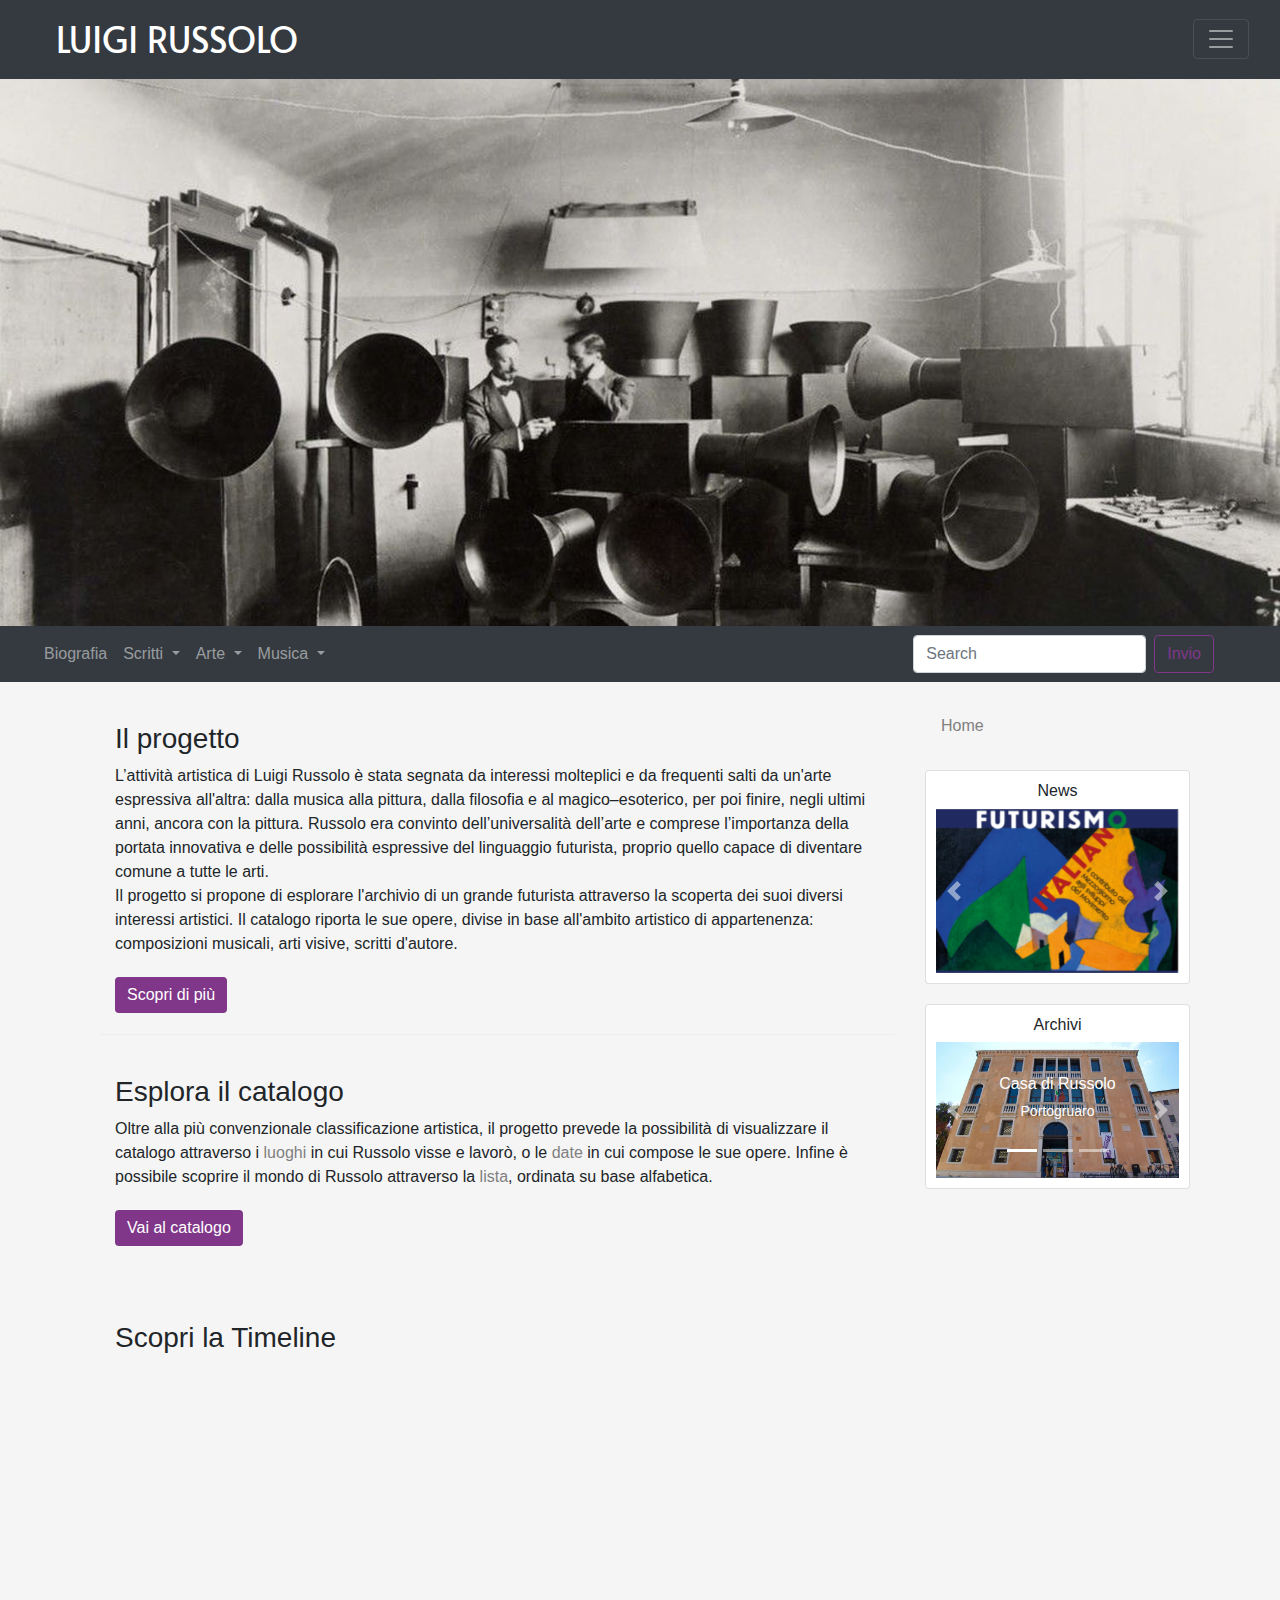
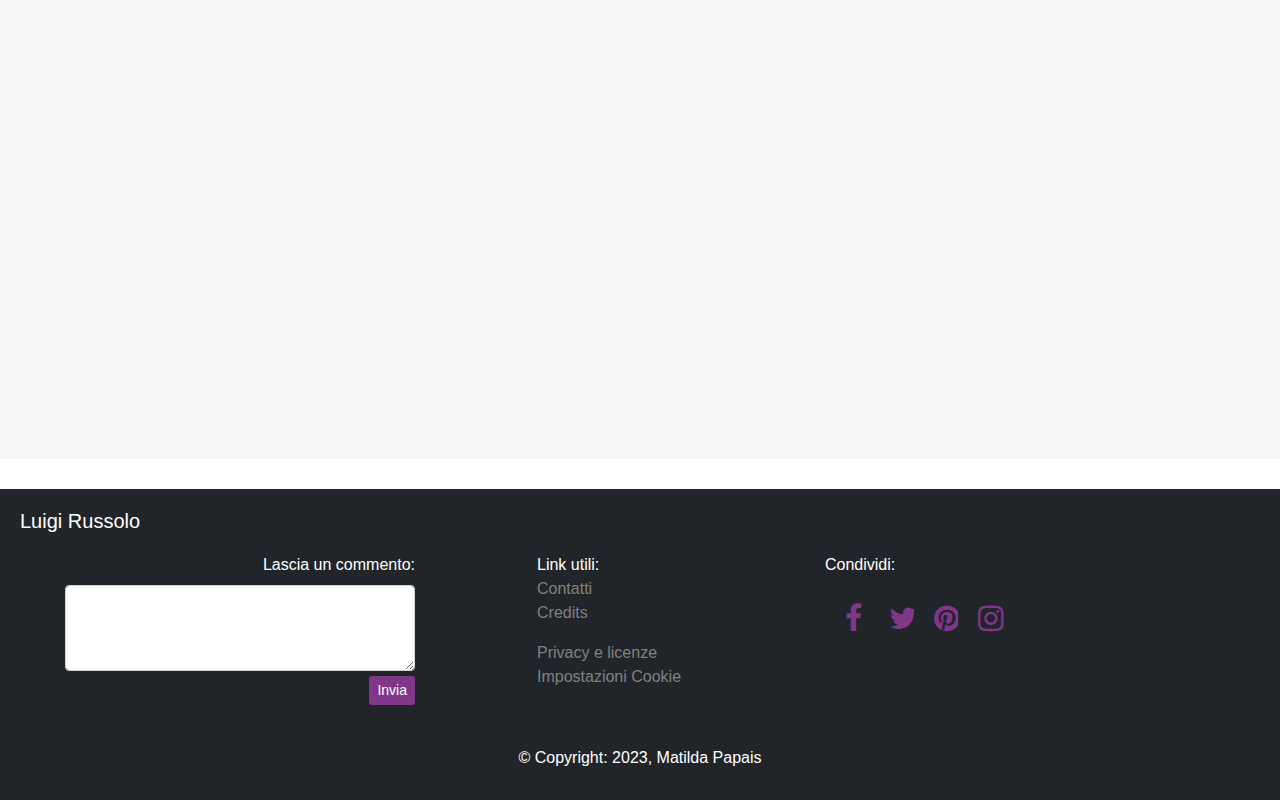
<file: index.html>
<!DOCTYPE html>
<html lang="it">

<head>
	<meta charset="utf-8">
	<meta name="viewport" content="width=device-width, initial-scale=1, shrink-to-fit=no">
	<meta name="keywords" content="futurismo, musica, arte, avanguardie storiche">
	<meta name="DC.Title" content="Luigi Russolo">
	<meta name="DC.Creator" content="Matilda Papais">
	<meta name="DC.Subject" content="Futurismo, musica futurista, Avanguardie '900">
	<meta name="DC.Description" content="Archivio delle opere di Luigi Russolo">
	<meta name="DC.Publisher" content="Università di Bologna, CRR-MM (Centro di Risorse per la Ricerca - Multimediale)">
	<meta name="DC.Date" content="2023-11-12">
	<meta name="DC.Type" content="Sito web">
	<meta name="DC.Format" content="HTML,CSS,JS">
	<meta name="generator" content="sublime text">
	<meta name="DC.Language" content="it">
	<meta name="DC.Coverage" content="Italy, Università di Bologna, Bologna" href="http://vocab.getty.edu/page/tgn/7004847">
	<meta name="DC.Identifier" content="">
	<meta name="DC.Rights" content="Copyright 2023, Matilda Papais, CC BY-NC-ND 4.0 DEED Attribuzione - Non commerciale - Non opere derivate 4.0 Internazionale" href="https://creativecommons.org/licenses/by-nc-sa/4.0/deed.it">
	<meta name="DC.Source" content="Finestre sull'arte" href="https://www.finestresullarte.info/arte-base/luigi-russolo-vita-opere-stile-futurista-musica"; content="Internet archive" href="https://archive.org/" content="Wikipedia" href="https://it.wikipedia.org/wiki/Luigi_Russolo"; content="MAG" href="https://www.marsiglioneartsgallery.com/wordpress/luigi-russolo/">
	
	
	
	<title>Luigi Russolo</title>
	<link rel="icon" type="image/x-icon" href="immagini/russolo.png">
	<link rel="stylesheet" type="text/css" href="style/style.css">

	<link rel="stylesheet" type="text/css" href="bootstrap/css/bootstrap.min.css"> 
	<link rel="stylesheet" type="text/css" href="bootstrap-4.6/css/bootstrap.min.css">

	<link rel="stylesheet" href="https://cdn.jsdelivr.net/npm/bootstrap-icons@1.4.0/font/bootstrap-icons.css">

	<link rel="preconnect" href="https://fonts.googleapis.com">
	<link rel="preconnect" href="https://fonts.gstatic.com" crossorigin>
	<link href="https://fonts.googleapis.com/css2?family=Alata&display=swap" rel="stylesheet">

	<link rel="stylesheet" href="https://cdnjs.cloudflare.com/ajax/libs/font-awesome/4.7.0/css/font-awesome.min.css">
</head>

<body>

	<header>
		<nav class="navbar navbar-dark bg-dark fixed-top">
		  <div class="container-fluid">
		    <a class="navbar-brand" href="#">LUIGI RUSSOLO</a>

		    <button class="navbar-toggler" type="button" data-bs-toggle="offcanvas" data-bs-target="#offcanvasDarkNavbar" aria-controls="offcanvasDarkNavbar" aria-label="Toggle navigation">
		      <span class="navbar-toggler-icon"></span>
		    </button>
		    <div class="offcanvas offcanvas-end text-bg-dark" tabindex="-1" id="offcanvasDarkNavbar" aria-labelledby="offcanvasDarkNavbarLabel">
		      <div class="offcanvas-header">
		        <h5 class="offcanvas-title" id="offcanvasDarkNavbarLabel">Menu</h5>
		        <button type="button" class="btn-close btn-close-white" data-bs-dismiss="offcanvas" aria-label="Close"></button>
		      </div>
		      <div class="offcanvas-body">
		        <ul class="navbar-nav justify-content-end flex-grow-1 pe-3">
		          <li class="nav-item">
		            <a class="nav-link active" aria-current="page" href="#">Home</a>
		          </li>
		          <li class="nav-item">
		            <a class="nav-link" href="#">Il progetto</a>
		          </li>
		          <li class="nav-item dropdown">
		            <a class="nav-link dropdown-toggle" href="#" role="button" data-bs-toggle="dropdown" aria-expanded="false">
		              Catalogo
		            </a>
		            <ul class="dropdown-menu dropdown-menu-dark">
		              <li><a class="dropdown-item" href="#">Linea del tempo</a></li>
		              <li><a class="dropdown-item" href="#">Mappe</a></li>
		              <li>
		                <hr class="dropdown-divider">
		              </li>
		              <li><a class="dropdown-item" href="#">Lista</a></li>
		            </ul>
		           </li>
		           <li class="nav-item">
		            <a class="nav-link" href="#">News</a>
		          </li>
		          <li class="nav-item">
		            <a class="nav-link" href="#">Archivi
		            </a>
		          </li>
		        </ul>
		      </div>
		    </div>
		  </div>
		</nav>
	</header>

	<main>

		  <img src="immagini/intonarumori.jpg">

		<nav class="navbar navbar-expand-lg navbar-dark bg-dark">
		  <button class="navbar-toggler" type="button" data-toggle="collapse" data-target="#navbarSupportedContent" aria-controls="navbarSupportedContent" aria-expanded="false" aria-label="Toggle navigation">
		    <span class="navbar-toggler-icon"></span>
		  </button>

		  <div class="collapse navbar-collapse" id="navbarSupportedContent">
		    <ul class="navbar-nav mr-auto">
		      <li class="nav-item">
		        <a class="nav-link" href="#">Biografia</a>
		      </li>
		      <li class="nav-item dropdown">
		        <a class="nav-link dropdown-toggle" href="#" role="button" data-toggle="dropdown">
		          Scritti
		        </a>
		        <div class="dropdown-menu">
		          <a class="dropdown-item" href="scritti.html">Manifesti e scritti teorici</a>
		          <a class="dropdown-item" href="#">Lettere</a>
		      </li>
		      <li class="nav-item dropdown">
		        <a class="nav-link dropdown-toggle" href="#" role="button" data-toggle="dropdown">
		          Arte
		        </a>
		        <div class="dropdown-menu">
		          <a class="dropdown-item" href="opere.html">Opere d'arte</a>
		          <a class="dropdown-item" href="#">Letteratura critica</a>
		        </div>
		      </li>
		      <li class="nav-item dropdown">
		        <a class="nav-link dropdown-toggle" href="#" role="button" data-toggle="dropdown">
		          Musica
		        </a>
		        <div class="dropdown-menu">
		          <a class="dropdown-item" href="#">Audiovideo</a>
		          <a class="dropdown-item" href="#">Partiture</a>
		          <a class="dropdown-item" href="#">Strumenti musicali</a>
		        </div>
		      </li>
		    </ul>
		    <form class="form-inline my-2 my-lg-0">
		      <input class="form-control mr-sm-2" type="search" placeholder="Search" aria-label="Search">
		      <button class="btn btn-outline-success my-2 my-sm-0" type="submit">Invio</button>
		    </form>
		  </div>
		</nav>

		<div id="main" class="container">
			<div class="row">	

		    	<div id="intro" class="col-md-9">
			    	<div class="container">
		        		<h3>Il progetto</h3>
	       			 	<p>L’attività artistica di Luigi Russolo è stata segnata da interessi molteplici e da frequenti salti da un'arte espressiva all'altra: dalla musica alla pittura, dalla filosofia e al magico–esoterico, per poi finire, negli ultimi anni, ancora con la pittura. Russolo era convinto dell’universalità dell’arte e comprese l’importanza della portata innovativa e delle possibilità espressive del linguaggio futurista, proprio quello capace di diventare comune a tutte le arti.<br>
	       			 	Il progetto si propone di esplorare l'archivio di un grande futurista attraverso la scoperta dei suoi diversi interessi artistici. Il catalogo riporta le sue opere, divise in base all'ambito artistico di appartenenza: composizioni musicali, arti visive, scritti d'autore.</p>
		       			
		       			<button type="button" class="btn btn-dark">Scopri di più</button>
		       		</div>
		       			<hr>
		       			<br>
	       		  	<div class="container">
	       				<h3>Esplora il catalogo</h3>
	       				<p>Oltre alla più convenzionale classificazione artistica, il progetto prevede la possibilità di visualizzare il catalogo attraverso i <a href=#>luoghi</a> in cui Russolo visse e lavorò, o le <a href="#">date</a> in cui compose le sue opere. Infine è possibile scoprire il mondo di Russolo attraverso la <a href="#">lista</a>, ordinata su base alfabetica.</p>
		       			
		       			<button type="button" class="btn btn-dark">Vai al catalogo</button>
	       		  	</div>
		   		</div>

		   		<div id="sidebar" class="col-md-3">

					<nav style="--bs-breadcrumb-divider: '>';" aria-label="breadcrumb">
						<ol class="breadcrumb">
						    <li class="breadcrumb-item">Home</li>
						</ol>
					</nav>

			      	<div class="card">
			        <h6>News</h6>
			        	<div id="carousel" class="carousel slide" data-bs-ride="carousel">
							<div class="carousel-inner">
							    <div class="carousel-item active" data-bs-interval="8000">
							    	<img src="immagini/mostramatera.png" class="d-block w-100" alt="mostra Matera">
							    </div>
							    <div class="carousel-item" data-bs-interval="8000">
							      	<img src="immagini/mostrapadova.png" class="d-block w-100" alt="mostra Padova">
							    </div>
							    <div class="carousel-item" data-bs-interval="8000">
							      	<img src="immagini/mostralecco.png" class="d-block w-100" alt="mostra Lecco">
					    		</div>
					  		</div>
							<button class="carousel-control-prev" type="button" data-bs-target="#carouselExampleAutoplaying" data-bs-slide="prev">
							    <span class="carousel-control-prev-icon" aria-hidden="true"></span>
							    <span class="visually-hidden">Previous</span>
							</button>
							<button class="carousel-control-next" type="button" data-bs-target="#carouselExampleAutoplaying" data-bs-slide="next">
							    <span class="carousel-control-next-icon" aria-hidden="true"></span>
							    <span class="visually-hidden">Next</span>
							</button>
						</div>
			      	</div>

				    <div class="card">
				    <h6>Archivi</h6>
						<div id="carouselCaptions" class="carousel slide" data-bs-ride="carousel">
						  	<div class="carousel-indicators">
							    <button type="button" data-bs-target="#carouselExampleCaptions" data-bs-slide-to="0" class="active" aria-current="true" aria-label="Slide 1"></button>
							    <button type="button" data-bs-target="#carouselExampleCaptions" data-bs-slide-to="1" aria-label="Slide 2"></button>
							    <button type="button" data-bs-target="#carouselExampleCaptions" data-bs-slide-to="2" aria-label="Slide 3"></button>
							</div>
						  	<div class="carousel-inner">
						    	<div class="carousel-item active">
						      		<img src="immagini/casaaltan.jpg" class="d-block w-100" alt="casa Russolo Portogruaro">
							      	<div class="carousel-caption d-none d-md-block">
								        <h6>Casa di Russolo</h6>
								        <p>Portogruaro</p>
							      	</div>
						    	</div>
						    	<div class="carousel-item">
						      		<img src="immagini/galleriamag.jpg" class="d-block w-100" alt="...">
						     		<div class="carousel-caption d-none d-md-block">
								        <h6>MAG</h6>
								        <p>Como</p>
						      		</div>
						    	</div>
						    	<div class="carousel-item">
						      		<img src="immagini/mart.jpg" class="d-block w-100" alt="Mart Rovereto">
						      		<div class="carousel-caption d-none d-md-block">
								        <h6>Mart</h6>
								        <p>Rovereto</p>
						      		</div>
						    	</div>
						  	</div>
							<button class="carousel-control-prev" type="button" data-bs-target="#carouselExampleCaptions" data-bs-slide="prev">
							    <span class="carousel-control-prev-icon" aria-hidden="true"></span>
							    <span class="visually-hidden">Previous</span>
							</button>
							<button class="carousel-control-next" type="button" data-bs-target="#carouselExampleCaptions" data-bs-slide="next">
							    <span class="carousel-control-next-icon" aria-hidden="true"></span>
							    <span class="visually-hidden">Next</span>
							</button>
					  	</div>
			    	</div>
		    	</div>
			</div>

			<div id="timeline" class="container">
				<h3>Scopri la Timeline</h3>
				<iframe src='https://cdn.knightlab.com/libs/timeline3/latest/embed/index.html?source=1O1hpMxUlIScjxesjuWQPuFibTL0ynRvibLFdmL_MW7Q&font=Default&lang=it&initial_zoom=2&height=650' width='100%' height='650' webkitallowfullscreen mozallowfullscreen allowfullscreen frameborder='0'></iframe>
			</div>
		</div>	

	</main>
	
	<footer>
		<div  class="container-fluid">

			<h5>Luigi Russolo</h5>
			
			<div id="footer" class="container">
				<div class="row">

					<div id="comment" class="col-md-4">
						<div class="mb-3">
						  <label for="exampleFormControlTextarea1" class="form-label">Lascia un commento:</label>
						  <textarea class="form-control" id="exampleFormControlTextarea1" rows="3"></textarea>
						  <div class="d-grid gap-2 d-md-flex justify-content-md-end"><button type="button" class="btn btn-secondary btn-sm btn-dark">Invia</button>
						  </div>
						</div>
					</div>
			
					<div id="linkutili" class="col-md-4">
						<ul>
						  <li>Link utili:</li>
						  <li><a href="#">Contatti</a></li>
						  <li><a href="#">Credits</a></li>
						</ul>
						<ul>
						  <li><a href="#">Privacy e licenze</a></li>
						  <li><a href="#">Impostazioni Cookie</a></li>
						</ul>
					</div>
					
					<div id="share" class="col-md-4">
						<p>Condividi:</p>
						
						<a href="#" class="fa fa-facebook"></a>
						<a href="#" class="fa fa-twitter"></a>
						<a href="#" class="fa fa-pinterest"></a>
						<a href="#" class="fa fa-instagram"></a>
					</div>

					
				</div>	
			</div>

			<div id="copyright" class="container-fluid">
				&copy; Copyright: 2023, Matilda Papais
			</div>
		</div>
		

	</footer>

	<script src="https://code.jquery.com/jquery-3.6.0.slim.min.js" integrity="sha256-u7e5khyithlIdTpu22PHhENmPcRdFiHRjhAuHcs05RI=" crossorigin="anonymous"></script>
	<script src="bootstrap/js/bootstrap.bundle.min.js"></script>
	<script src="bootstrap-4.6/js/bootstrap.bundle.min.js"></script>

</body>
</html>
</file>
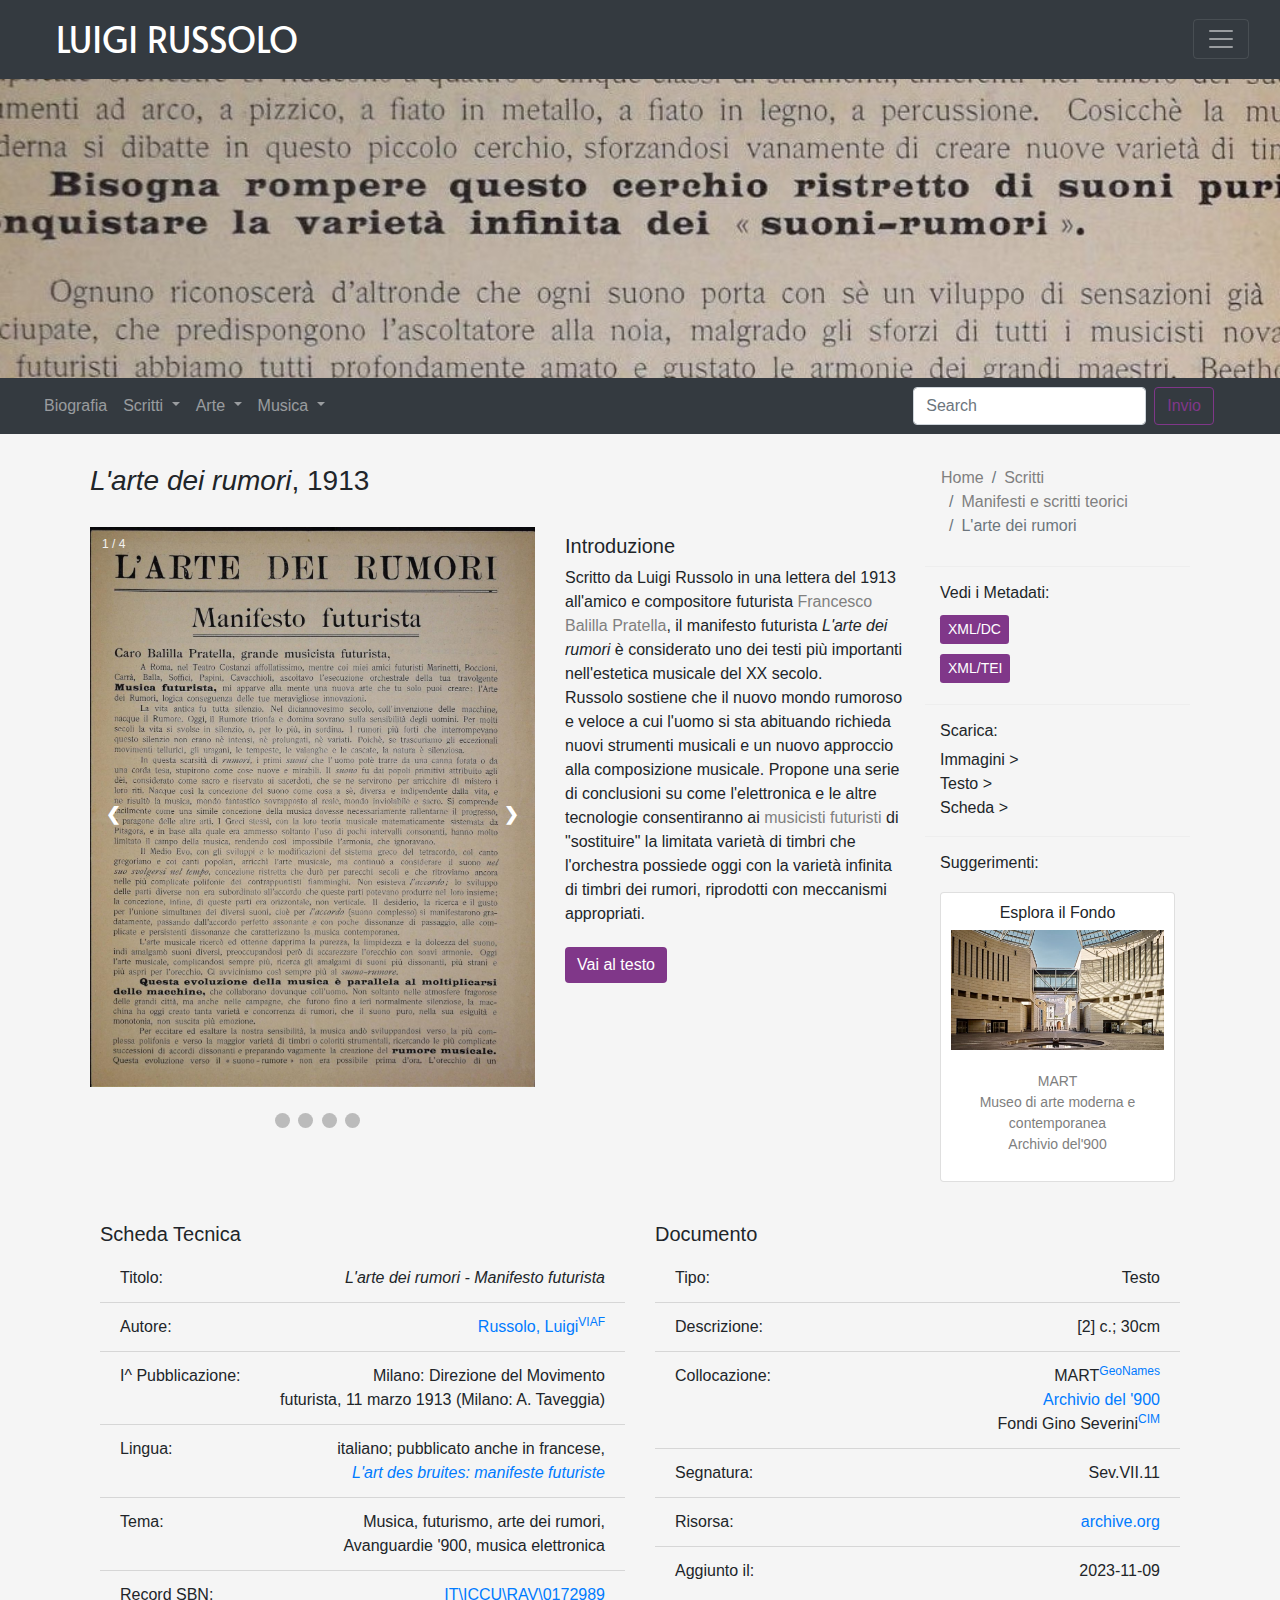
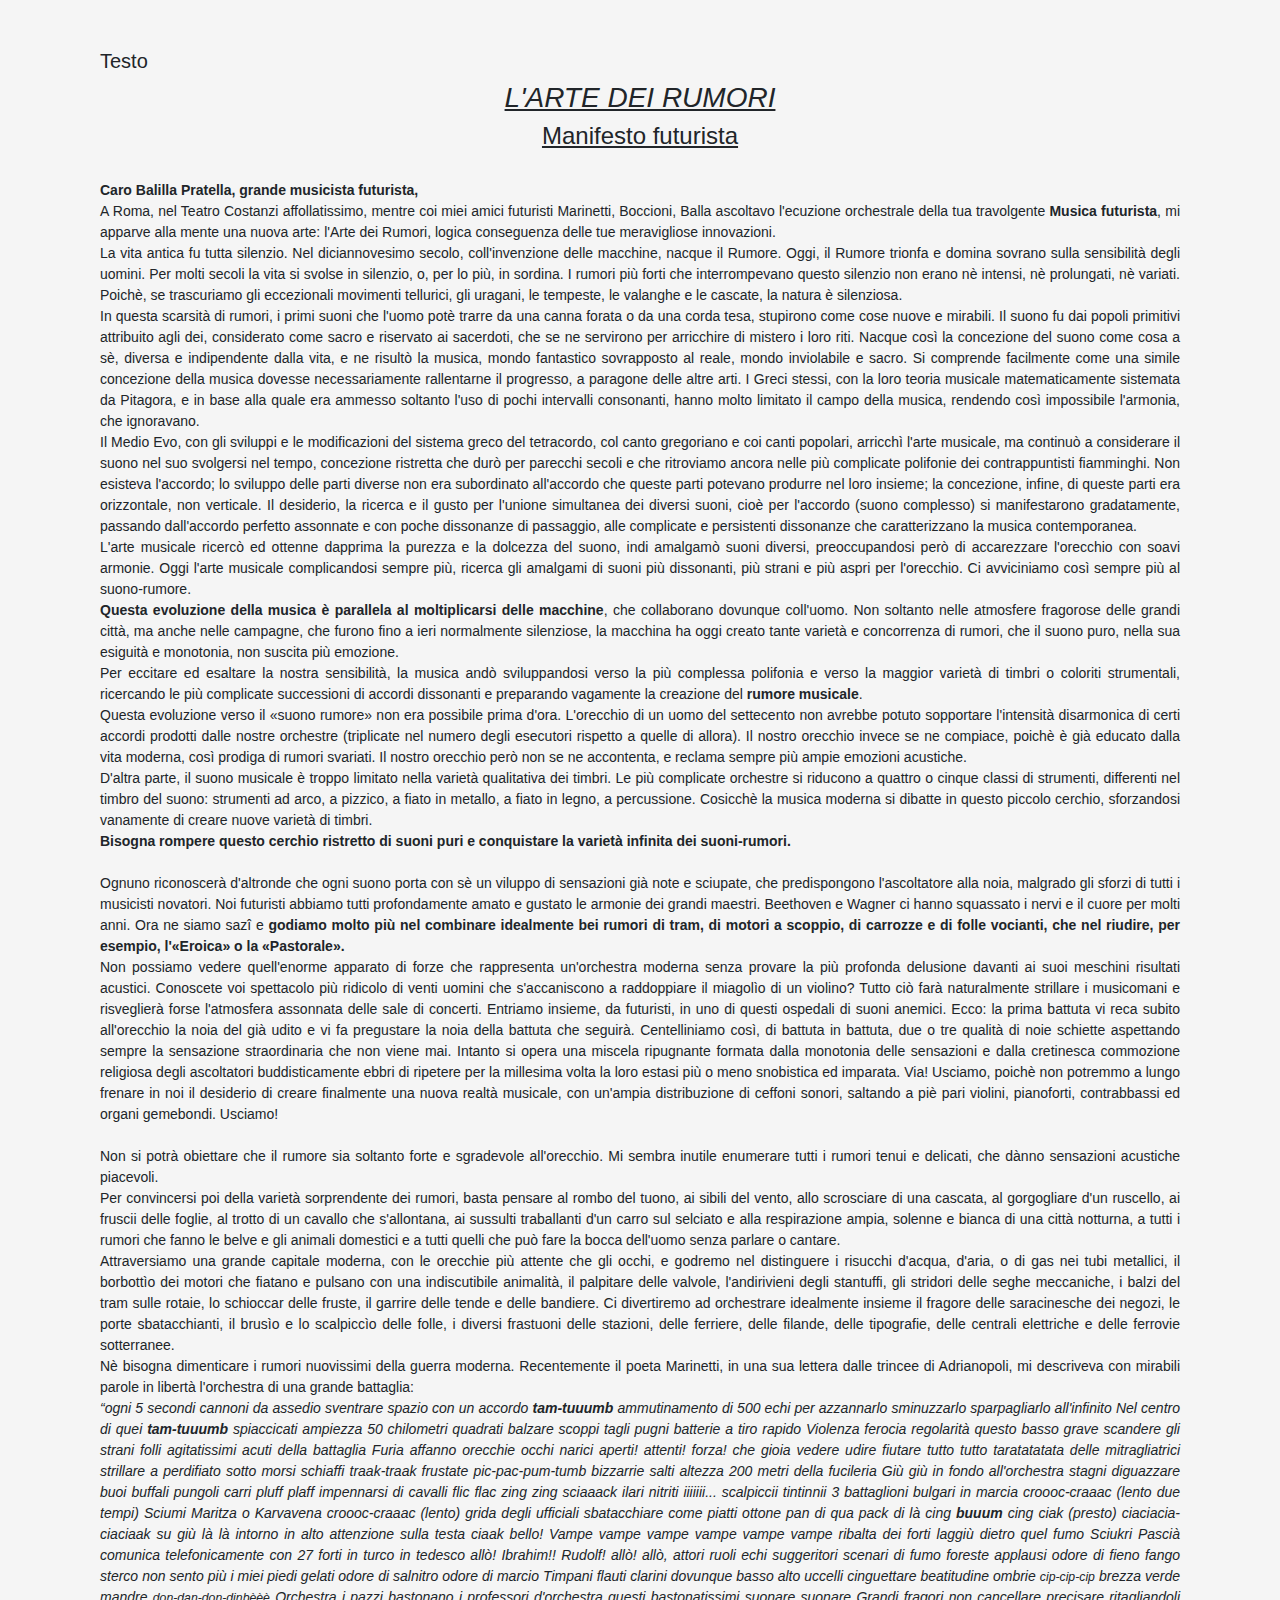
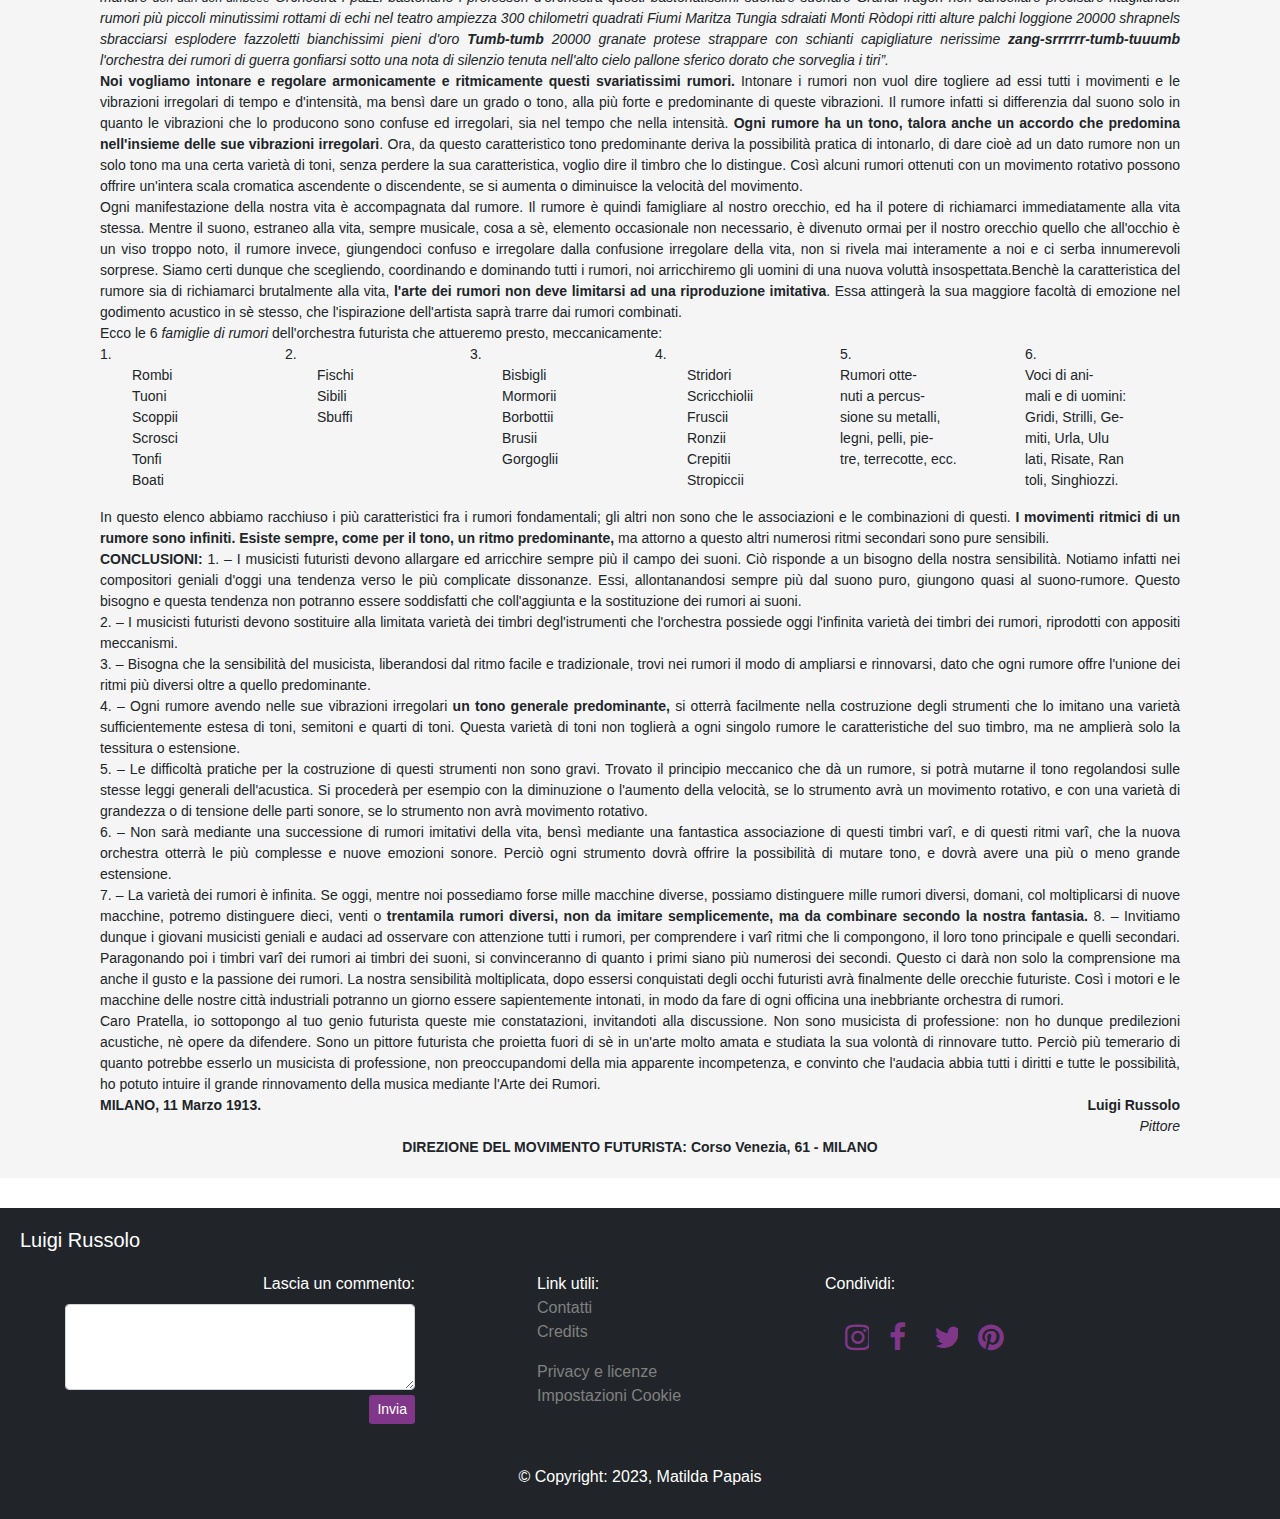
<file: item1.html>
<!DOCTYPE html>
<html lang="it">

<head>

	<meta charset="utf-8">
	<meta name="viewport" content="width=device-width, initial-scale=1, shrink-to-fit=no">
	<meta name="keywords" content="futurismo, musica, arte, avanguardie storiche">
	<meta name="DC.Title" content="Luigi Russolo">
	<meta name="DC.Creator" content="Matilda Papais">
	<meta name="DC.Subject" content="Futurismo, musica futurista, Avanguardie '900">
	<meta name="DC.Description" content="Archivio delle opere di Luigi Russolo">
	<meta name="DC.Publisher" content="Università di Bologna, CRR-MM (Centro di Risorse per la Ricerca - Multimediale)">
	<meta name="DC.Date" content="2023-11-12">
	<meta name="DC.Type" content="Sito web">
	<meta name="DC.Format" content="HTML,CSS,JS">
	<meta name="generator" content="sublime text">
	<meta name="DC.Language" content="it">
	<meta name="DC.Coverage" content="Italy, Università di Bologna, Bologna" href="http://vocab.getty.edu/page/tgn/7004847">
	<meta name="DC.Identifier" content="">
	<meta name="DC.Rights" content="Copyright 2023, Matilda Papais, CC BY-NC-ND 4.0 DEED Attribuzione - Non commerciale - Non opere derivate 4.0 Internazionale" href="https://creativecommons.org/licenses/by-nc-sa/4.0/deed.it">
	<meta name="DC.Source" content="Finestre sull'arte" href="https://www.finestresullarte.info/arte-base/luigi-russolo-vita-opere-stile-futurista-musica"; content="Internet archive" href="https://archive.org/" content="Wikipedia" href="https://it.wikipedia.org/wiki/Luigi_Russolo">
	
	
	
	<title>Luigi Russolo</title>
	<link rel="icon" type="image/x-icon" href="immagini/russolo.png">
	<link rel="stylesheet" type="text/css" href="style/style.css">

	<link rel="stylesheet" type="text/css" href="bootstrap/css/bootstrap.min.css"> 
	<link rel="stylesheet" type="text/css" href="bootstrap-4.6/css/bootstrap.min.css">

	<link rel="stylesheet" href="https://cdn.jsdelivr.net/npm/bootstrap-icons@1.4.0/font/bootstrap-icons.css">

	<link rel="preconnect" href="https://fonts.googleapis.com">
	<link rel="preconnect" href="https://fonts.gstatic.com" crossorigin>
	<link href="https://fonts.googleapis.com/css2?family=Alata&display=swap" rel="stylesheet">

	<link rel="stylesheet" href="https://cdnjs.cloudflare.com/ajax/libs/font-awesome/4.7.0/css/font-awesome.min.css">

</head>

<body>

	<header>
		<nav class="navbar navbar-dark bg-dark fixed-top">
		  <div class="container-fluid">
		    <a class="navbar-brand" href="#">LUIGI RUSSOLO</a>

		    <button class="navbar-toggler" type="button" data-bs-toggle="offcanvas" data-bs-target="#offcanvasDarkNavbar" aria-controls="offcanvasDarkNavbar" aria-label="Toggle navigation">
		      <span class="navbar-toggler-icon"></span>
		    </button>

		    <div class="offcanvas offcanvas-end text-bg-dark" tabindex="-1" id="offcanvasDarkNavbar" aria-labelledby="offcanvasDarkNavbarLabel">
		      
		      <div class="offcanvas-header">
		        <h5 class="offcanvas-title" id="offcanvasDarkNavbarLabel">Menu</h5>
		        <button type="button" class="btn-close btn-close-white" data-bs-dismiss="offcanvas" aria-label="Close"></button>
		      </div>

		      <div class="offcanvas-body">
		        <ul class="navbar-nav justify-content-end flex-grow-1 pe-3">
		          
		          <li class="nav-item">
		            <a class="nav-link" href="index.html">Home</a>
		          </li>
		          
		          <li class="nav-item dropdown">
		            <a class="nav-link dropdown-toggle" href="#" role="button" data-bs-toggle="dropdown" aria-expanded="false">
		              Catalogo
		            </a>
		            <ul class="dropdown-menu dropdown-menu-dark">
		              <li><a class="dropdown-item" href="#">Linea del tempo</a></li>
		              <li><a class="dropdown-item" href="#">Mappe</a></li>
		              <li>
		                <hr class="dropdown-divider">
		              </li>
		              <li><a class="dropdown-item" href="#">Lista</a></li>
		            </ul>
		           </li>
		           
		           <li class="nav-item">
		            <a class="nav-link" href="#">News</a>
		          </li>

		          <li class="nav-item">
		            <a class="nav-link" href="#">Archivi
		            </a>
		          </li>

		        </ul>
		      </div>
		    </div>
		  </div>
		</nav>
	</header>

	<main>
		<img src="immagini/manifesto2-sfondo.jpg">

			<nav class="navbar navbar-expand-lg navbar-dark bg-dark">
			  <button class="navbar-toggler" type="button" data-toggle="collapse" data-target="#navbarSupportedContent" aria-controls="navbarSupportedContent" aria-expanded="false" aria-label="Toggle navigation">
			    <span class="navbar-toggler-icon"></span>
			  </button>

			  <div class="collapse navbar-collapse" id="navbarSupportedContent">
			    <ul class="navbar-nav mr-auto">
			      <li class="nav-item">
			        <a class="nav-link" href="#">Biografia</a>
			      </li>
			      <li class="nav-item dropdown">
			        <a class="nav-link dropdown-toggle" href="#" role="button" data-toggle="dropdown">
			          Scritti
			        </a>
			        <div class="dropdown-menu">
			          <a class="dropdown-item" href="scritti.html">Manifesti e scritti teorici</a>
			          <a class="dropdown-item" href="#">Lettere</a>
			      </li>
			      <li class="nav-item dropdown">
			        <a class="nav-link dropdown-toggle" href="#" role="button" data-toggle="dropdown">
			          Arte
			        </a>
			        <div class="dropdown-menu">
			          <a class="dropdown-item" href="opere.html">Opere d'arte</a>
			          <a class="dropdown-item" href="#">Letteratura critica</a>
			        </div>
			      </li>
			      <li class="nav-item dropdown">
			        <a class="nav-link dropdown-toggle" href="#" role="button" data-toggle="dropdown">
			          Musica
			        </a>
			        <div class="dropdown-menu">
			          <a class="dropdown-item" href="#">Audiovideo</a>
			          <a class="dropdown-item" href="#">Partiture</a>
			          <a class="dropdown-item" href="#">Strumenti musicali</a>
			        </div>
			      </li>
			    </ul>
			    <form class="form-inline my-2 my-lg-0">
			      <input class="form-control mr-sm-2" type="search" placeholder="Search" aria-label="Search">
			      <button class="btn btn-outline-success my-2 my-sm-0" type="submit">Invio</button>
			    </form>
			  </div>
			</nav>

			<div class="container">
				<div  class="row">	

			    	<div id="item" class="col-md-5">
			    		<h3><i>L'arte dei rumori</i>, 1913</h3>
			    		<div class="slideshow-container">
				    		
							  <div class="mySlides">
								<div class="numbertext">1 / 4</div>
								<a target="_blank" href="immagini/manifesto1.jpg">
									<img src="immagini/manifesto1.jpg" alt="L'arte dei rumori" style="width:100%">
								</a>
							  </div>
							
							  <div class="mySlides">
								<div class="numbertext">2 / 4</div>
								<a target="_blank" href="immagini/manifesto2.jpg">
								    <img src="immagini/manifesto2.jpg" alt="L'arte dei rumori" style="width:100%">
								</a>
							  </div>
							
							
							  <div class="mySlides">
								<div class="numbertext">3 / 4</div>
								<a target="_blank" href="immagini/manifesto3.jpg">
								  <img src="immagini/manifesto3.jpg" alt="L'arte dei rumori" style="width:100%">
								</a>
							  </div>
							
							
							  <div class="mySlides">
								<div class="numbertext">4 / 4</div>
								<a target="_blank" href="immagini/manifesto4.jpg">
								  <img src="immagini/manifesto4.jpg" alt="L'arte dei rumori" style="width:100%">
								</a>
							  </div>
							

							<a class="prev" onclick="plusSlides(-1)">❮</a>
							<a class="next" onclick="plusSlides(1)">❯</a>

						</div>
						<br>

							<div style="text-align:center">
							  <span class="dot" onclick="currentSlide(1)"></span> 
							  <span class="dot" onclick="currentSlide(2)"></span> 
							  <span class="dot" onclick="currentSlide(3)"></span>
							  <span class="dot" onclick="currentSlide(4)"></span> 
							</div>

							<script>
							let slideIndex = 1;
							showSlides(slideIndex);

							function plusSlides(n) {
							  showSlides(slideIndex += n);
							}

							function currentSlide(n) {
							  showSlides(slideIndex = n);
							}

							function showSlides(n) {
							  let i;
							  let slides = document.getElementsByClassName("mySlides");
							  let dots = document.getElementsByClassName("dot");
							  if (n > slides.length) {slideIndex = 1}    
							  if (n < 1) {slideIndex = slides.length}
							  for (i = 0; i < slides.length; i++) {
							    slides[i].style.display = "none";  
							  }
							  for (i = 0; i < dots.length; i++) {
							    dots[i].className = dots[i].className.replace(" active", "");
							  }
							  slides[slideIndex-1].style.display = "block";  
							  dots[slideIndex-1].className += " active";
							}
							</script>

		   			</div>

		   			<div id="introduzione" class="col-md-4">
		   				<h5>Introduzione</h5>
		   				<p>Scritto da Luigi Russolo in una lettera del 1913 all'amico e compositore futurista <a href="#">Francesco Balilla Pratella</a>, il manifesto futurista <i>L'arte dei rumori</i> è considerato uno dei testi più importanti nell'estetica musicale del XX secolo.<br>Russolo sostiene che il nuovo mondo rumoroso e veloce a cui l'uomo si sta abituando richieda nuovi strumenti musicali e un nuovo approccio alla composizione musicale. Propone una serie di conclusioni su come l'elettronica e le altre tecnologie consentiranno ai <a href="#">musicisti futuristi</a> di "sostituire" la limitata varietà di timbri che l'orchestra possiede oggi con la varietà infinita di timbri dei rumori, riprodotti con meccanismi appropriati.
		   				</p>
		   				<button type="button" class="btn btn-dark">Vai al testo</button>
		   				
					</div>

				   	<div id="sidebar" class="col-md-3">
						<nav style="--bs-breadcrumb-divider: '>';" aria-label="breadcrumb">
							<ol class="breadcrumb">
							    <li class="breadcrumb-item"><a href="index.html">Home</a></li>
							    <li class="breadcrumb-item">Scritti</li>
							    <li class="breadcrumb-item"><a href="scritti.html">Manifesti e scritti teorici</a></li>
							    <li class="breadcrumb-item active" aria-current="page">L'arte dei rumori</li>
							</ol>
						</nav>
					  	<hr>
						<div id="ordine" class="container">
						  	<h6>Vedi i Metadati:</h6>
						  	<a href="metadati-item.xml"><button type="button" class="btn btn-dark btn-sm">XML/DC</button></a><br>
						  	<a href="tei-item.xml"><button type="button" class="btn btn-dark btn-sm">XML/TEI</button></a>
						</div>
						  <hr>
					  	<div id="filtri" class="container">
					  		<h6>Scarica:</h6>
						  	<div class="dropdown">
								  	<span>Immagini ></span>
							  	<div class="dropdown-content">
								  <p>
								  	<form action="/action_page.php">
								    <input type="checkbox">
								    <label for="tecnica1"><small>PNG</small></label><br>
								    <label for="tecnica1"><small>JPG</small></label><br>					
								    <label for="tecnica1"><small>JPEG</small></label><br>										
								    <input type="submit" value="scarica">
							    	</form>
							  	   </p>
						  		</div>
							</div>
							<br>
							<div class="dropdown">
							  <span>Testo ></span>
							  	<div class="dropdown-content">
								  <p>
								  	<form action="/action_page.php">
								    <input type="checkbox">
								    <label for="tecnica1"><small>PDF</small></label><br>									
								    <input type="submit" value="scarica">
							    	</form>
							  	   </p>
						  		</div>
							</div>
							<br>
							<div class="dropdown">
							  <span>Scheda ></span>
							  	<div class="dropdown-content">
								  <p>
								  	<form action="/action_page.php">
								    <input type="checkbox">
								    <label for="tecnica1"><small></small></label><br>									
								    <input type="submit" value="scarica">
							    	</form>
							  	   </p>
						  		</div>
							</div>
				  		</div>
					  	<hr>
					  	<div id="suggerimenti" class="container">
					  		<h6>Suggerimenti:</h6>
						  	<div class="card">
					        	<h6>Esplora il Fondo</h6>
					        	<a href="https://www.mart.tn.it/archivio-del-900"><img src="immagini/mart.jpg"><br><br>
					        	<p>MART<br>Museo di arte moderna e contemporanea<br>Archivio del'900</p></a>
							</div>
			      		</div>	
				    </div>
			    </div>

			    <div id="scheda" class="container">
			    	<div class="row">
			    		<div class="col-md-6">
				    	<h5>Scheda Tecnica</h5>
				    	<ul class="list-group list-group-flush">
						  <li class="list-group-item"><span>Titolo:</span> <i>L'arte dei rumori - Manifesto futurista</i></li>
						  <li class="list-group-item"><span>Autore:</span> <a href="https://viaf.org/viaf/51855249/#Russolo,_Luigi,_1885-1947" target="_blanket" title="Identificativo VIAF di Russolo, Luigi">Russolo, Luigi<sup>VIAF</sup></a></li>
						  <li class="list-group-item"><span>I^ Pubblicazione:</span> Milano: Direzione del Movimento futurista, 11 marzo 1913 (Milano: A. Taveggia)</li>
						  <li class="list-group-item"><span>Lingua:</span> italiano; pubblicato anche in francese, <a href="#"><i>L'art des bruites: manifeste futuriste</i></a> </li>
						  <li class="list-group-item"><span>Tema:</span> Musica, futurismo, arte dei rumori, Avanguardie '900, musica elettronica </li>
						  <li class="list-group-item"><span>Record SBN:</span> <a href="https://opac.sbn.it/risultati-ricerca-avanzata/-/opac-adv/detail/RAV0172989?struct%3A3008=ricerca.frase%3A4%3D1&fieldstruct%5B1%5D=ricerca.parole_tutte%3A4%3D6&fieldvalue%5B0%5D=russolo%2C+luigi&fieldaccess%5B1%5D=Titolo%3A4&struct%3A8019=ricerca.parole_almeno_una%3A%40or%40&struct%3A3022=ricerca.parole_tutte%3A4%3D6&fieldstruct%5B11%5D=ricerca.parole_tutte%3A4%3D6&fieldop%5B2%5D=AND%3A%40and%40&fieldstruct%5B9%5D=ricerca.parole_tutte%3A4%3D6&struct%3A3020=ricerca.parole_tutte%3A4%3D6&fieldaccess%5B3%5D=ISBN%3A7&struct%3A3087=ricerca.parole_tutte%3A4%3D6&struct%3A1001=ricerca.parole_almeno_una%3A%40or%40&fieldop%5B0%5D=AND%3A%40and%40&fieldstruct%5B3%5D=ricerca.parole_tutte%3A4%3D6&fieldaccess%5B10%5D=Numero_opera%3A3006%3Anocheck&fieldaccess%5B9%5D=ISMN%3A1092%3Anocheck&struct%3A5522=ricerca.parole_almeno_una%3A%40or%40&struct%3A3024=ricerca.parole_tutte%3A4%3D6&fieldaccess2%5B0%5D=Nome%3A1002%3Anocheck&struct%3A3091=ricerca.parole_tutte%3A4%3D6&struct%3A3050=ricerca.parole_tutte%3A4%3D6&_cacheid=bc%3D1&fieldstruct%5B0%5D=ricerca.frase_esatta%3A4%3D7&fieldstruct2%5B0%5D=ricerca.parole_tutte%3A4%3D6&struct%3A3018=ricerca.parole_tutte%3A4%3D6&fieldaccess%5B2%5D=Soggetto%3A21&fieldvalue%5B1%5D=l%27arte+dei+rumori&fieldaccess%5B0%5D=Autore%3A1003%3Anocheck&fieldop2%5B0%5D=AND%3A%40and%40&fieldstruct%5B10%5D=ricerca.frase%3A4%3D1&fieldop%5B3%5D=AND%3A%40and%40&fieldop%5B1%5D=AND%3A%40and%40&fieldstruct%5B2%5D=ricerca.parole_tutte%3A4%3D6&fieldaccess%5B11%5D=Rappresentazione%3A3089%3Anocheck&struct%3A5533=ricerca.parole_almeno_una%3A%40or%40&struct%3A3058=ricerca.parole_tutte%3A4%3D6&struct%3A7016=ricerca.parole_tutte%3A4%3D6"> IT\ICCU\RAV\0172989</a></li>
						  
						</ul>
					</div>

					<div class="col-md-6">
						<h5>Documento</h5>
				    	<ul class="list-group list-group-flush">
						  <li class="list-group-item"><span>Tipo:</span>Testo</li>
						  <li class="list-group-item"><span>Descrizione:</span>[2] c.; 30cm</li>
						  <li class="list-group-item"><span>Collocazione:</span>MART<a href="https://www.geonames.org/6697901/gam-galleria-d-arte-moderna.html"><sup>GeoNames</sup></a><br><a href="https://www.mart.tn.it/archivio-del-900">Archivio del '900</a><br>Fondi Gino Severini<a href="http://cim.mart.tn.it/cim/pages/archivio.jsp?aid=179&lang=it"><sup>CIM</sup></a></li>
						  <li class="list-group-item"><span>Segnatura:</span>Sev.VII.11</li>
						  <li class="list-group-item"><span>Risorsa:</span> <a href="https://archive.org/details/larte-dei-rumori.-manifesto-futurista-11-marzo-1913/mode/1up">archive.org</a></li>
						  <li class="list-group-item"><span>Aggiunto il:</span> 2023-11-09</li>
					</div>


					</div>	
				</div>

				<div id="text" class="container">
					<h5>Testo</h5>
					<h3><i><ins>L'ARTE DEI RUMORI</ins></i></h3>
					<h4><ins>Manifesto futurista</ins></h4><br>
					<b>Caro Balilla Pratella, grande musicista futurista,</b><br>
					A Roma, nel Teatro Costanzi affollatissimo, mentre coi miei amici futuristi Marinetti, Boccioni, Balla ascoltavo l'ecuzione orchestrale della tua travolgente <b>Musica futurista</b>, mi apparve alla mente una nuova arte: l'Arte dei Rumori, logica conseguenza delle tue meravigliose innovazioni.<br>
					La vita antica fu tutta silenzio. Nel diciannovesimo secolo, coll'invenzione delle macchine, nacque il Rumore. Oggi, il Rumore trionfa e domina sovrano sulla sensibilità degli uomini. Per molti secoli la vita si svolse in silenzio, o, per lo più, in sordina. I rumori più forti che interrompevano questo silenzio non erano nè intensi, nè prolungati, nè variati. Poichè, se trascuriamo gli eccezionali movimenti tellurici, gli uragani, le tempeste, le valanghe e le cascate, la natura è silenziosa.<br>
					In questa scarsità di rumori, i primi suoni che l'uomo potè trarre da una canna forata o da una corda tesa, stupirono come cose nuove e mirabili. Il suono fu dai popoli primitivi attribuito agli dei, considerato come sacro e riservato ai sacerdoti, che se ne servirono per arricchire di mistero i loro riti. Nacque così la concezione del suono come cosa a sè, diversa e indipendente dalla vita, e ne risultò la musica, mondo fantastico sovrapposto al reale, mondo inviolabile e sacro. Si comprende facilmente come una simile concezione della musica dovesse necessariamente rallentarne il progresso, a paragone delle altre arti. I Greci stessi, con la loro teoria musicale matematicamente sistemata da Pitagora, e in base alla quale era ammesso soltanto l'uso di pochi intervalli consonanti, hanno molto limitato il campo della musica, rendendo così impossibile l'armonia, che ignoravano.<br>
					Il Medio Evo, con gli sviluppi e le modificazioni del sistema greco del tetracordo, col canto gregoriano e coi canti popolari, arricchì l'arte musicale, ma continuò a considerare il suono nel suo svolgersi nel tempo, concezione ristretta che durò per parecchi secoli e che ritroviamo ancora nelle più complicate polifonie dei contrappuntisti fiamminghi. Non esisteva l'accordo; lo sviluppo delle parti diverse non era subordinato all'accordo che queste parti potevano produrre nel loro insieme; la concezione, infine, di queste parti era orizzontale, non verticale. Il desiderio, la ricerca e il gusto per l'unione simultanea dei diversi suoni, cioè per l'accordo (suono complesso) si manifestarono gradatamente, passando dall'accordo perfetto assonnate e con poche dissonanze di passaggio, alle complicate e persistenti dissonanze che caratterizzano la musica contemporanea.<br>
					L'arte musicale ricercò ed ottenne dapprima la purezza e la dolcezza del suono, indi amalgamò suoni diversi, preoccupandosi però di accarezzare l'orecchio con soavi armonie. Oggi l'arte musicale complicandosi sempre più, ricerca gli amalgami di suoni più dissonanti, più strani e più aspri per l'orecchio. Ci avviciniamo così sempre più al suono-rumore.<br>
					<b>Questa evoluzione della musica è parallela al moltiplicarsi delle macchine</b>, che collaborano dovunque coll'uomo. Non soltanto nelle atmosfere fragorose delle grandi città, ma anche nelle campagne, che furono fino a ieri normalmente silenziose, la macchina ha oggi creato tante varietà e concorrenza di rumori, che il suono puro, nella sua esiguità e monotonia, non suscita più emozione.<br>
					Per eccitare ed esaltare la nostra sensibilità, la musica andò sviluppandosi verso la più complessa polifonia e verso la maggior varietà di timbri o coloriti strumentali, ricercando le più complicate successioni di accordi dissonanti e preparando vagamente la creazione del <b>rumore musicale</b>.<br>
					Questa evoluzione verso il «suono rumore» non era possibile prima d'ora. L'orecchio di un uomo del settecento non avrebbe potuto sopportare l'intensità disarmonica di certi accordi prodotti dalle nostre orchestre (triplicate nel numero degli esecutori rispetto a quelle di allora). Il nostro orecchio invece se ne compiace, poichè è già educato dalla vita moderna, così prodiga di rumori svariati. Il nostro orecchio però non se ne accontenta, e reclama sempre più ampie emozioni acustiche.<br>
					D'altra parte, il suono musicale è troppo limitato nella varietà qualitativa dei timbri. Le più complicate orchestre si riducono a quattro o cinque classi di strumenti, differenti nel timbro del suono: strumenti ad arco, a pizzico, a fiato in metallo, a fiato in legno, a percussione. Cosicchè la musica moderna si dibatte in questo piccolo cerchio, sforzandosi vanamente di creare nuove varietà di timbri.<br>
					<b>Bisogna rompere questo cerchio ristretto di suoni puri e conquistare la varietà infinita dei suoni-rumori.</b><br>
					<br>
					Ognuno riconoscerà d'altronde che ogni suono porta con sè un viluppo di sensazioni già note e sciupate, che predispongono l'ascoltatore alla noia, malgrado gli sforzi di tutti i musicisti novatori. Noi futuristi abbiamo tutti profondamente amato e gustato le armonie dei grandi maestri. Beethoven e Wagner ci hanno squassato i nervi e il cuore per molti anni. Ora ne siamo sazî e <b>godiamo molto più nel combinare idealmente bei rumori di tram, di motori a scoppio, di carrozze e di folle vocianti, che nel riudire, per esempio, l'«Eroica» o la «Pastorale».</b><br>
					Non possiamo vedere quell'enorme apparato di forze che rappresenta un'orchestra moderna senza provare la più profonda delusione davanti ai suoi meschini risultati acustici. Conoscete voi spettacolo più ridicolo di venti uomini che s'accaniscono a raddoppiare il miagolìo di un violino? Tutto ciò farà naturalmente strillare i musicomani e risveglierà forse l'atmosfera assonnata delle sale di concerti. Entriamo insieme, da futuristi, in uno di questi ospedali di suoni anemici. Ecco: la prima battuta vi reca subito all'orecchio la noia del già udito e vi fa pregustare la noia della battuta che seguirà. Centelliniamo così, di battuta in battuta, due o tre qualità di noie schiette aspettando sempre la sensazione straordinaria che non viene mai. Intanto si opera una miscela ripugnante formata dalla monotonia delle sensazioni e dalla cretinesca commozione religiosa degli ascoltatori buddisticamente ebbri di ripetere per la millesima volta la loro estasi più o meno snobistica ed imparata. Via! Usciamo, poichè non potremmo a lungo frenare in noi il desiderio di creare finalmente una nuova realtà musicale, con un'ampia distribuzione di ceffoni sonori, saltando a piè pari violini, pianoforti, contrabbassi ed organi gemebondi. Usciamo!<br>
					<br>
					Non si potrà obiettare che il rumore sia soltanto forte e sgradevole all'orecchio. Mi sembra inutile enumerare tutti i rumori tenui e delicati, che dànno sensazioni acustiche piacevoli.<br>
					Per convincersi poi della varietà sorprendente dei rumori, basta pensare al rombo del tuono, ai sibili del vento, allo scrosciare di una cascata, al gorgogliare d'un ruscello, ai fruscii delle foglie, al trotto di un cavallo che s'allontana, ai sussulti traballanti d'un carro sul selciato e alla respirazione ampia, solenne e bianca di una città notturna, a tutti i rumori che fanno le belve e gli animali domestici e a tutti quelli che può fare la bocca dell'uomo senza parlare o cantare.<br>
					Attraversiamo una grande capitale moderna, con le orecchie più attente che gli occhi, e godremo nel distinguere i risucchi d'acqua, d'aria, o di gas nei tubi metallici, il borbottìo dei motori che fiatano e pulsano con una indiscutibile animalità, il palpitare delle valvole, l'andirivieni degli stantuffi, gli stridori delle seghe meccaniche, i balzi del tram sulle rotaie, lo schioccar delle fruste, il garrire delle tende e delle bandiere. Ci divertiremo ad orchestrare idealmente insieme il fragore delle saracinesche dei negozi, le porte sbatacchianti, il brusìo e lo scalpiccìo delle folle, i diversi frastuoni delle stazioni, delle ferriere, delle filande, delle tipografie, delle centrali elettriche e delle ferrovie sotterranee.<br>
					Nè bisogna dimenticare i rumori nuovissimi della guerra moderna. Recentemente il poeta Marinetti, in una sua lettera dalle trincee di Adrianopoli, mi descriveva con mirabili parole in libertà l'orchestra di una grande battaglia:<br>
					<i>“ogni 5 secondi cannoni da assedio sventrare spazio con un accordo <b>tam-tuuumb</b> ammutinamento di 500 echi per azzannarlo sminuzzarlo sparpagliarlo all'infinito Nel centro di quei <b>tam-tuuumb</b> spiaccicati ampiezza 50 chilometri quadrati balzare scoppi tagli pugni batterie a tiro rapido Violenza ferocia regolarità questo basso grave scandere gli strani folli agitatissimi acuti della battaglia Furia affanno orecchie occhi narici aperti! attenti! forza! che gioia vedere udire fiutare tutto tutto taratatatata delle mitragliatrici strillare a perdifiato sotto morsi schiaffi traak-traak frustate pic-pac-pum-tumb bizzarrie salti altezza 200 metri della fucileria Giù giù in fondo all'orchestra stagni diguazzare buoi buffali pungoli carri pluff plaff impennarsi di cavalli flic flac zing zing sciaaack ilari nitriti iiiiiii... scalpiccii tintinnii 3 battaglioni bulgari in marcia croooc-craaac (lento due tempi) Sciumi Maritza o Karvavena croooc-craaac (lento) grida degli ufficiali sbatacchiare come piatti ottone pan di qua pack di là cing <b>buuum</b> cing ciak (presto) ciaciacia-ciaciaak su giù là là intorno in alto attenzione sulla testa ciaak bello! Vampe vampe vampe vampe vampe    vampe ribalta dei forti laggiù dietro quel fumo Sciukri Pascià comunica telefonicamente con 27 forti in turco in tedesco allò! Ibrahim!! Rudolf! allò! allò, attori ruoli echi suggeritori scenari di fumo foreste applausi odore di fieno fango sterco non sento più i miei piedi gelati odore di salnitro odore di marcio Timpani flauti clarini dovunque basso alto uccelli cinguettare beatitudine ombrie <small>cip-cip-cip</small> brezza verde mandre <small>don-dan-don-dinbèèè</small> Orchestra       i pazzi bastonano i professori d'orchestra questi bastonatissimi suonare suonare Grandi fragori non cancellare precisare ritagliandoli rumori più piccoli minutissimi rottami di echi nel teatro ampiezza 300 chilometri quadrati Fiumi Maritza Tungia sdraiati Monti Ròdopi ritti alture palchi loggione 20000 shrapnels sbracciarsi esplodere fazzoletti bianchissimi pieni d'oro <b>Tumb-tumb</b> 20000 granate protese strappare con schianti capigliature nerissime <b>zang-srrrrrr-tumb-tuuumb</b> l'orchestra dei rumori di guerra gonfiarsi sotto una nota di silenzio tenuta nell'alto cielo pallone sferico dorato che sorveglia i tiri”.</i><br> 
					<b>Noi vogliamo intonare e regolare armonicamente e ritmicamente questi svariatissimi rumori.</b> Intonare i rumori non vuol dire togliere ad essi tutti i movimenti e le vibrazioni irregolari di tempo e d'intensità, ma bensì dare un grado o tono, alla più forte e predominante di queste vibrazioni. Il rumore infatti si differenzia dal suono solo in quanto le vibrazioni che lo producono sono confuse ed irregolari, sia nel tempo che nella intensità. <b>Ogni rumore ha un tono, talora anche un accordo che predomina nell'insieme delle sue vibrazioni irregolari</b>. Ora, da questo caratteristico tono predominante deriva la possibilità pratica di intonarlo, di dare cioè ad un dato rumore non un solo tono ma una certa varietà di toni, senza perdere la sua caratteristica, voglio dire il timbro che lo distingue. Così alcuni rumori ottenuti con un movimento rotativo possono offrire un'intera scala cromatica ascendente o discendente, se si aumenta o diminuisce la velocità del movimento.<br>
					Ogni manifestazione della nostra vita è accompagnata dal rumore. Il rumore è quindi famigliare al nostro orecchio, ed ha il potere di richiamarci immediatamente alla vita stessa. Mentre il suono, estraneo alla vita, sempre musicale, cosa a sè, elemento occasionale non necessario, è divenuto ormai per il nostro orecchio quello che all'occhio è un viso troppo noto, il rumore invece, giungendoci confuso e irregolare dalla confusione irregolare della vita, non si rivela mai interamente a noi e ci serba innumerevoli sorprese. Siamo certi dunque che scegliendo, coordinando e dominando tutti i rumori, noi arricchiremo gli uomini di una nuova voluttà insospettata.Benchè la caratteristica del rumore sia di richiamarci brutalmente alla vita, <b>l'arte dei rumori non deve limitarsi ad una riproduzione imitativa</b>. Essa attingerà la sua maggiore facoltà di emozione nel godimento acustico in sè stesso, che l'ispirazione dell'artista
					saprà trarre dai rumori combinati. <br>
					Ecco le 6 <i>famiglie di rumori</i> dell'orchestra futurista che attueremo presto, meccanicamente:
					<div class="row">
						<div class="col-md-2">
							1.
							<ul style="list-style-type:none;">
							  <li>Rombi</li>
							  <li>Tuoni</li>
							  <li>Scoppii</li>
							  <li>Scrosci</li>
							  <li>Tonfi</li>
							  <li>Boati</li>
							</ul>  
						</div>
						<div class="col-md-2">
							2.
							<ul style="list-style-type:none;">
							  <li>Fischi</li>
							  <li>Sibili</li>
							  <li>Sbuffi</li>
							</ul>  
						</div>
						<div class="col-md-2">
							3.
							<ul style="list-style-type:none;">
							  <li>Bisbigli</li>
							  <li>Mormorii</li>
							  <li>Borbottii</li>
							  <li>Brusii</li>
							  <li>Gorgoglii</li>
							</ul>  
						</div>
						<div class="col-md-2">
							4.
							<ul style="list-style-type:none;">
					  			<li>Stridori</li>
					  			<li>Scricchiolii</li>
					  			<li>Fruscii</li>
					  			<li>Ronzii</li>
					  			<li>Crepitii</li>
					  			<li>Stropiccii</li>
							</ul>
						</div>  
						<div class="col-md-2">
							5.<br>
						   Rumori otte-<br>nuti a percus-<br>sione su metalli,<br>legni, pelli, pie-<br>tre, terrecotte, ecc.
						</div>
						<div class="col-md-2">
							6.<br>
						   Voci di ani-<br>mali e di uomini:<br>Gridi, Strilli, Ge-<br>miti, Urla, Ulu<br>lati, Risate, Ran<br>toli, Singhiozzi.
						</div>
					</div>
					In questo elenco abbiamo racchiuso i più caratteristici fra i rumori fondamentali; gli altri non sono che le associazioni e le combinazioni di questi. <b>I movimenti ritmici di un rumore sono infiniti. Esiste sempre, come per il tono, un ritmo predominante,</b> ma attorno a questo altri numerosi ritmi secondari sono pure sensibili.<br>

					<b>CONCLUSIONI:</b>
					1. – I musicisti futuristi devono allargare ed arricchire sempre più il campo dei suoni. Ciò risponde a un bisogno della nostra sensibilità. Notiamo infatti nei compositori geniali d'oggi una tendenza verso le più complicate dissonanze. Essi, allontanandosi sempre più dal suono puro, giungono quasi al suono-rumore. Questo bisogno e questa tendenza non potranno essere soddisfatti che coll'aggiunta e la sostituzione dei rumori ai suoni.<br>
					2. – I musicisti futuristi devono sostituire alla limitata varietà dei timbri degl'istrumenti che l'orchestra possiede oggi l'infinita varietà dei timbri dei rumori, riprodotti con appositi meccanismi.<br>
					3. – Bisogna che la sensibilità del musicista, liberandosi dal ritmo facile e tradizionale, trovi nei rumori il modo di ampliarsi e rinnovarsi, dato che ogni rumore offre l'unione dei ritmi più diversi oltre a quello predominante.<br>
					4. – Ogni rumore avendo nelle sue vibrazioni irregolari <b>un tono generale predominante,</b> si otterrà facilmente nella costruzione degli strumenti che lo imitano una varietà sufficientemente estesa di toni, semitoni e quarti di toni. Questa varietà di toni non toglierà a ogni singolo rumore le caratteristiche del suo timbro, ma ne amplierà solo la tessitura o estensione.<br>
					5. – Le difficoltà pratiche per la costruzione di questi strumenti non sono gravi. Trovato il principio meccanico che dà un rumore, si potrà mutarne il tono regolandosi sulle stesse leggi generali dell'acustica. Si procederà per esempio con la diminuzione o l'aumento della velocità, se lo strumento avrà un movimento rotativo, e con una varietà di grandezza o di tensione delle parti sonore, se lo strumento non avrà movimento rotativo.<br>
					6. – Non sarà mediante una successione di rumori imitativi della vita, bensì mediante una fantastica associazione di questi timbri varî, e di questi ritmi varî, che la nuova orchestra otterrà le più complesse e nuove emozioni sonore. Perciò ogni strumento dovrà offrire la possibilità di mutare tono, e dovrà avere una più o meno grande estensione.<br>
					7. – La varietà dei rumori è infinita. Se oggi, mentre noi possediamo forse mille macchine diverse, possiamo distinguere mille rumori diversi, domani, col moltiplicarsi di nuove macchine, potremo distinguere dieci, venti o <b>trentamila rumori diversi, non da imitare semplicemente, ma da combinare secondo la nostra fantasia.</b>
					8. – Invitiamo dunque i giovani musicisti geniali e audaci ad osservare con attenzione tutti i rumori, per comprendere i varî ritmi che li compongono, il loro tono principale e quelli secondari. Paragonando poi i timbri varî dei rumori ai timbri dei suoni, si convinceranno di quanto i primi siano più numerosi dei secondi. Questo ci darà non solo la comprensione ma anche il gusto e la passione dei rumori. La nostra sensibilità moltiplicata, dopo essersi conquistati degli occhi futuristi avrà finalmente delle orecchie futuriste. Così i motori e le macchine delle nostre città industriali potranno un giorno essere sapientemente intonati, in modo da fare di ogni officina una inebbriante orchestra di rumori.<br>
					Caro Pratella, io sottopongo al tuo genio futurista queste mie constatazioni, invitandoti alla discussione. Non sono musicista di professione: non ho dunque predilezioni acustiche, nè opere da difendere. Sono un pittore futurista che proietta fuori di sè in un'arte molto amata e studiata la sua volontà di rinnovare tutto. Perciò più temerario di quanto potrebbe esserlo un musicista di professione, non preoccupandomi della mia apparente incompetenza, e convinto che l'audacia abbia tutti i diritti e tutte le possibilità, ho potuto intuire il grande rinnovamento
					della musica mediante l'Arte dei Rumori.
					<div class="row">
						<div class="col-md-6">
							<b>MILANO, 11 Marzo 1913.</b>
						</div>
						<div id="firma" class="col-md-6">
							<b>Luigi Russolo</b><br><i>Pittore</i>
						</div>
					</div>
					<div id="publisher">
					<b>DIREZIONE DEL MOVIMENTO FUTURISTA: Corso Venezia, 61 - MILANO</b></div>

				</div>
	</main>
	<footer>
		<div  class="container-fluid">

			<h5>Luigi Russolo</h5>
			
			<div id="footer" class="container">
				<div class="row">

					<div id="comment" class="col-md-4">
						<div class="mb-3">
						  <label for="exampleFormControlTextarea1" class="form-label">Lascia un commento:</label>
						  <textarea class="form-control" id="exampleFormControlTextarea1" rows="3"></textarea>
						  <div class="d-grid gap-2 d-md-flex justify-content-md-end"><button type="button" class="btn btn-secondary btn-sm btn-dark">Invia</button>
						  </div>
						</div>
					</div>
			
					<div id="linkutili" class="col-md-4">
						<ul>
						  <li>Link utili:</li>
						  <li><a href="#">Contatti</a></li>
						  <li><a href="#">Credits</a></li>
						</ul>
						<ul>
						  <li><a href="#">Privacy e licenze</a></li>
						  <li><a href="#">Impostazioni Cookie</a></li>
						</ul>
					</div>
					
					<div id="share" class="col-md-4">
						<p>Condividi:</p>
						<a href="#" class="fa fa-instagram"></a>
						<a href="#" class="fa fa-facebook"></a>
						<a href="#" class="fa fa-twitter"></a>
						<a href="#" class="fa fa-pinterest"></a>
					</div>
					
				</div>	
			</div>

			<div id="copyright" class="container-fluid">
				&copy; Copyright: 2023, Matilda Papais
			</div>
		</div>
	</footer>

	<script src="https://code.jquery.com/jquery-3.6.0.slim.min.js" integrity="sha256-u7e5khyithlIdTpu22PHhENmPcRdFiHRjhAuHcs05RI=" crossorigin="anonymous"></script>
	<script src="bootstrap/js/bootstrap.bundle.min.js"></script>
	<script src="bootstrap-4.6/js/bootstrap.bundle.min.js"></script>

</body>
</html>
</file>
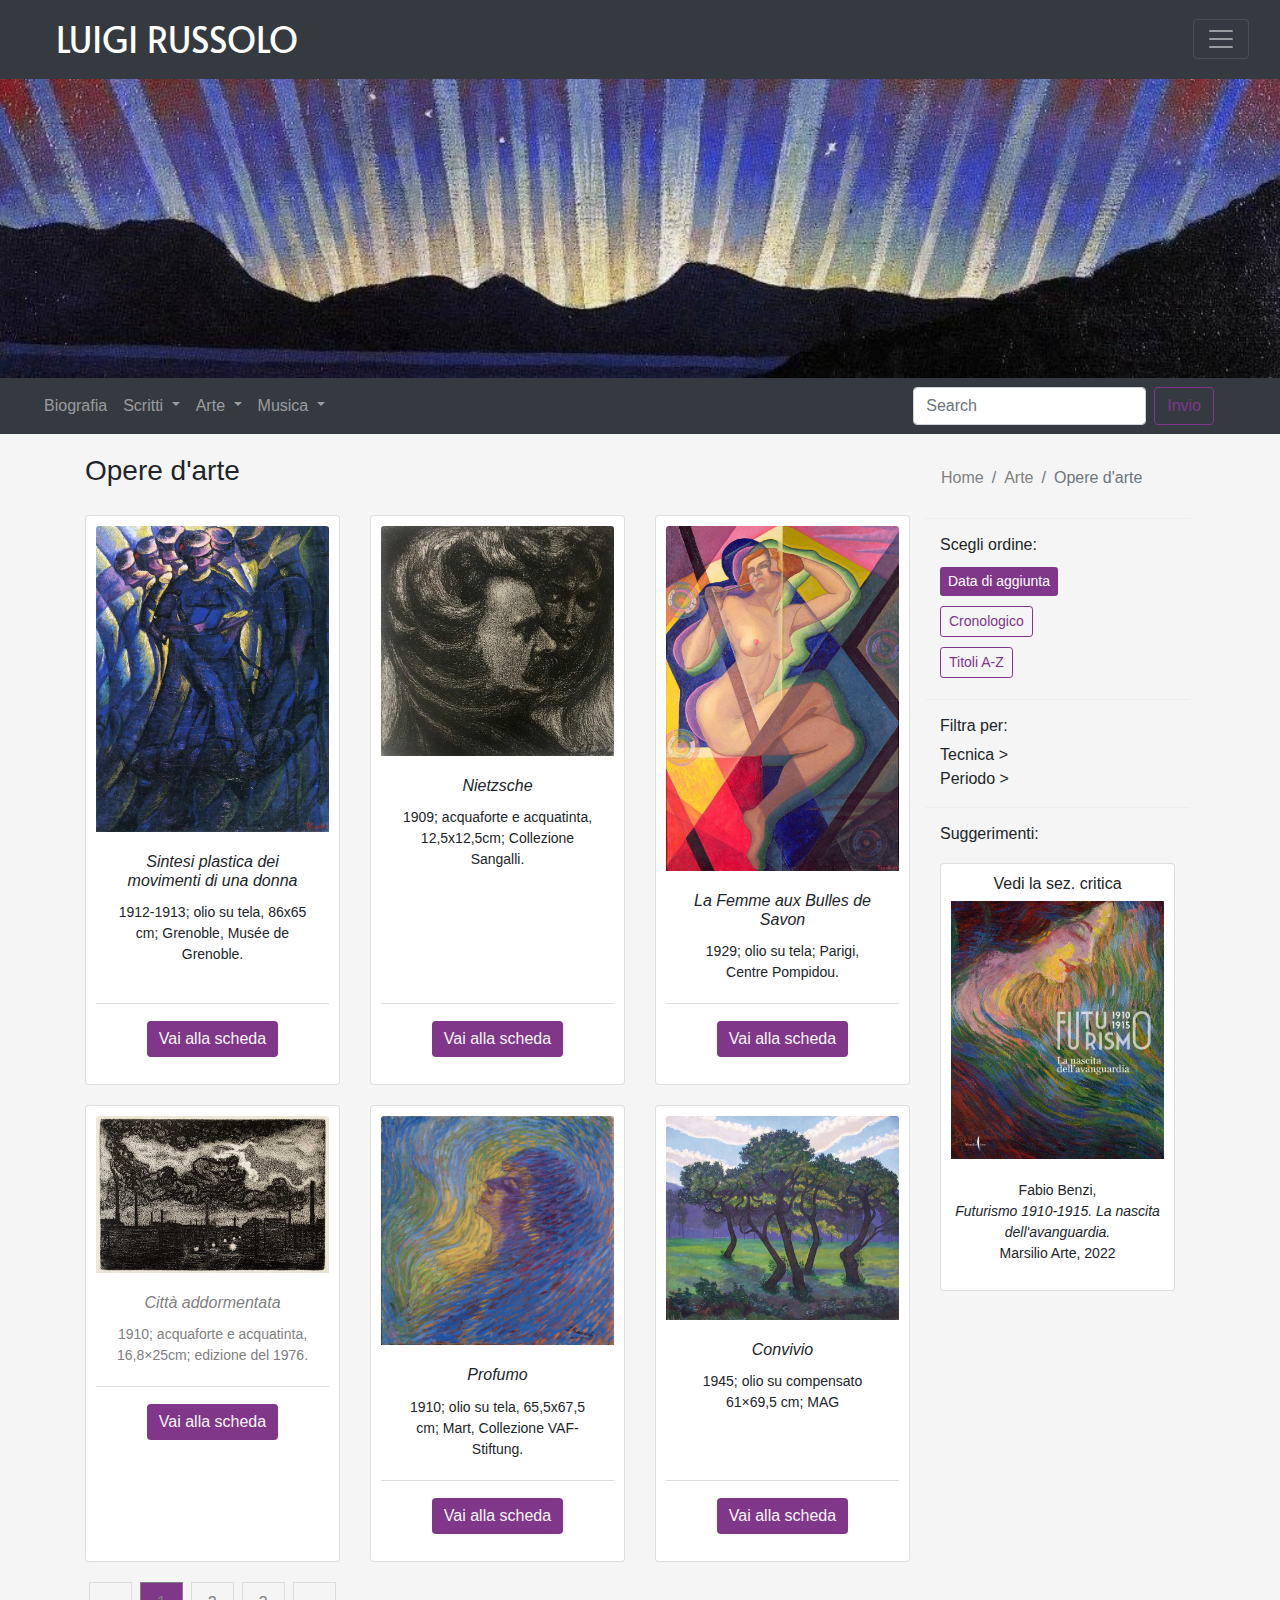
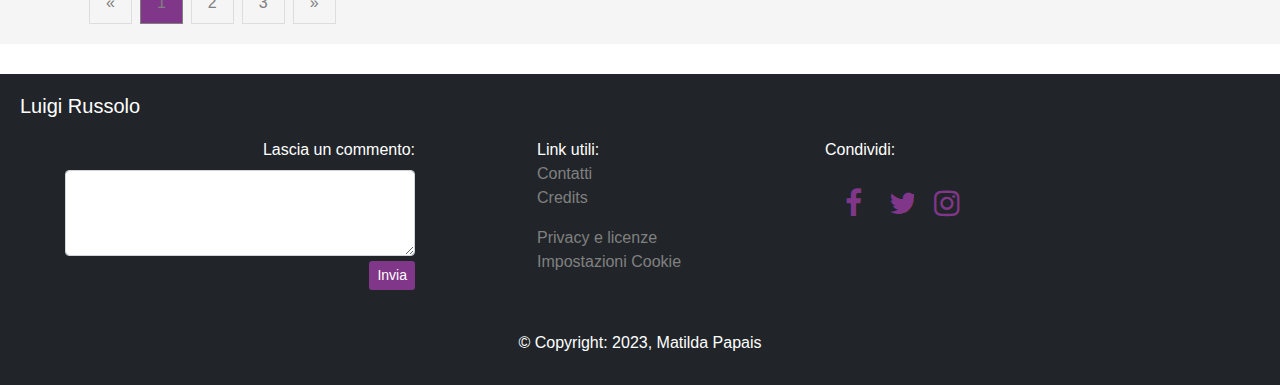
<file: opere.html>
<!DOCTYPE html>
<html lang="it">

<head>
	<meta charset="utf-8">
	<meta name="viewport" content="width=device-width, initial-scale=1, shrink-to-fit=no">
	<meta name="keywords" content="futurismo, musica, arte, avanguardie storiche">
	<meta name="DC.Title" content="Luigi Russolo">
	<meta name="DC.Creator" content="Matilda Papais">
	<meta name="DC.Subject" content="Futurismo, musica futurista, Avanguardie '900">
	<meta name="DC.Description" content="Archivio delle opere di Luigi Russolo">
	<meta name="DC.Publisher" content="Università di Bologna, CRR-MM (Centro di Risorse per la Ricerca - Multimediale)">
	<meta name="DC.Date" content="2023-11-12">
	<meta name="DC.Type" content="Sito web">
	<meta name="DC.Format" content="HTML,CSS,JS">
	<meta name="generator" content="sublime text">
	<meta name="DC.Language" content="it">
	<meta name="DC.Coverage" content="Italy, Università di Bologna, Bologna" href="http://vocab.getty.edu/page/tgn/7004847">
	<meta name="DC.Identifier" content="">
	<meta name="DC.Rights" content="Copyright 2023, Matilda Papais, CC BY-NC-ND 4.0 DEED Attribuzione - Non commerciale - Non opere derivate 4.0 Internazionale" href="https://creativecommons.org/licenses/by-nc-sa/4.0/deed.it">
	<meta name="DC.Source" content="Finestre sull'arte" href="https://www.finestresullarte.info/arte-base/luigi-russolo-vita-opere-stile-futurista-musica"; content="Internet archive" href="https://archive.org/" content="Wikipedia" href="https://it.wikipedia.org/wiki/Luigi_Russolo">
	
	
	
	<title>Luigi Russolo</title>
	<link rel="icon" type="image/x-icon" href="immagini/russolo.png">
	<link rel="stylesheet" type="text/css" href="style/style.css">

	<link rel="stylesheet" type="text/css" href="bootstrap/css/bootstrap.min.css"> 
	<link rel="stylesheet" type="text/css" href="bootstrap-4.6/css/bootstrap.min.css">

	<link rel="stylesheet" href="https://cdn.jsdelivr.net/npm/bootstrap-icons@1.4.0/font/bootstrap-icons.css">

	<link rel="preconnect" href="https://fonts.googleapis.com">
	<link rel="preconnect" href="https://fonts.gstatic.com" crossorigin>
	<link href="https://fonts.googleapis.com/css2?family=Alata&display=swap" rel="stylesheet">

	<link rel="stylesheet" href="https://cdnjs.cloudflare.com/ajax/libs/font-awesome/4.7.0/css/font-awesome.min.css">
</head>

<body>

	<header>
		<nav class="navbar navbar-dark bg-dark fixed-top">
		  <div class="container-fluid">
		    <a class="navbar-brand" href="#">LUIGI RUSSOLO</a>
		    <button class="navbar-toggler" type="button" data-bs-toggle="offcanvas" data-bs-target="#offcanvasDarkNavbar" aria-controls="offcanvasDarkNavbar" aria-label="Toggle navigation">
		      <span class="navbar-toggler-icon"></span>
		    </button>
		    <div class="offcanvas offcanvas-end text-bg-dark" tabindex="-1" id="offcanvasDarkNavbar" aria-labelledby="offcanvasDarkNavbarLabel">
		      <div class="offcanvas-header">
		        <h5 class="offcanvas-title" id="offcanvasDarkNavbarLabel">Menu</h5>
		        <button type="button" class="btn-close btn-close-white" data-bs-dismiss="offcanvas" aria-label="Close"></button>
		      </div>
		      <div class="offcanvas-body">
		        <ul class="navbar-nav justify-content-end flex-grow-1 pe-3">
		          <li class="nav-item">
		            <a class="nav-link" href="index.html">Home</a>
		          </li>
		          <li class="nav-item dropdown">
		            <a class="nav-link dropdown-toggle" href="#" role="button" data-bs-toggle="dropdown" aria-expanded="false">
		              Catalogo
		            </a>
		            <ul class="dropdown-menu dropdown-menu-dark">
		              <li><a class="dropdown-item" href="#">Linea del tempo</a></li>
		              <li><a class="dropdown-item" href="#">Mappe</a></li>
		              <li>
		                <hr class="dropdown-divider">
		              </li>
		              <li><a class="dropdown-item" href="#">Lista</a></li>
		            </ul>
		           </li>
		           <li class="nav-item">
		            <a class="nav-link" href="#">News</a>
		          </li>
		          <li class="nav-item">
		            <a class="nav-link" href="#">Archivi
		            </a>
		          </li>
		        </ul>
		      </div>
		    </div>
		  </div>
		</nav>
	</header>

	<main>
		<img src="immagini/luigi-russolo-aurora-boreale-sfondo.jpg">

		<nav class="navbar navbar-expand-lg navbar-dark bg-dark">
		  <button class="navbar-toggler" type="button" data-toggle="collapse" data-target="#navbarSupportedContent" aria-controls="navbarSupportedContent" aria-expanded="false" aria-label="Toggle navigation">
		    <span class="navbar-toggler-icon"></span>
		  </button>

		  <div class="collapse navbar-collapse" id="navbarSupportedContent">
		    <ul class="navbar-nav mr-auto">
		      <li class="nav-item">
		        <a class="nav-link" href="#">Biografia</a>
		      </li>
		      <li class="nav-item dropdown">
		        <a class="nav-link dropdown-toggle" href="#" role="button" data-toggle="dropdown">
		          Scritti
		        </a>
		        <div class="dropdown-menu">
		          <a class="dropdown-item" href="scritti.html">Manifesti e scritti teorici</a>
		          <a class="dropdown-item" href="#">Lettere</a>
		      </li>
		      <li class="nav-item dropdown">
		        <a class="nav-link dropdown-toggle" href="#" role="button" data-toggle="dropdown">
		          Arte
		        </a>
		        <div class="dropdown-menu">
		          <a class="dropdown-item" href="opere.html">Opere d'arte</a>
		          <a class="dropdown-item" href="#">Letteratura critica</a>
		        </div>
		      </li>
		      <li class="nav-item dropdown">
		        <a class="nav-link dropdown-toggle" href="#" role="button" data-toggle="dropdown">
		          Musica
		        </a>
		        <div class="dropdown-menu">
		          <a class="dropdown-item" href="#">Audiovideo</a>
		          <a class="dropdown-item" href="#">Partiture</a>
		          <a class="dropdown-item" href="#">Strumenti musicali</a>
		        </div>
		      </li>
		    </ul>
		    <form class="form-inline my-2 my-lg-0">
		      <input class="form-control mr-sm-2" type="search" placeholder="Search" aria-label="Search">
		      <button class="btn btn-outline-success my-2 my-sm-0" type="submit">Invio</button>
		    </form>
		  </div>
		</nav>

			<div id="main" class="container">
				<div  class="row">	
					<div id="lista" class="col-md-9">
						<h3>Opere d'arte</h3>
				    	<div class="card-deck">
						  <div class="card">
						    <img src="immagini/luigi-russolo-donna.jpg" class="card-img-top" alt="Movimenti di una donna">
						    <div class="card-body">
						    	<h6 class="card-title"><i>Sintesi plastica dei movimenti di una donna</i></h6>
						      <p class="card-text">1912-1913; olio su tela, 86x65 cm; Grenoble, Musée de Grenoble.</p>
						    </div>
						    <div class="card-footer">
							      <a href="#" class="btn btn-primary btn-dark">Vai alla scheda</a>
						    </div>
						  </div>

						  <div class="card">
						    <img src="immagini/luigi-russolo-nietzche.jpeg" class="card-img-top" alt="Nietzsche">
						    <div class="card-body">
						    	<h6 class="card-title"><i>Nietzsche</i></h6>
						      <p class="card-text">1909; acquaforte e acquatinta, 12,5x12,5cm; Collezione Sangalli.</p>
						    </div>
						    <div class="card-footer">
						      <a href="#" class="btn btn-primary btn-dark">Vai alla scheda</a>
						    </div>
						  </div>

						  <div class="card">
						    <img src="immagini/luigi-russolo-femme-aux-bulles-de-savon.jpg" class="card-img-top" alt="La Femme aux Bulles de Savon">
						    <div class="card-body">
						      <h6 class="card-title"><i>La Femme aux Bulles de Savon</i></h6>
						      <p class="card-text">1929; olio su tela; Parigi, Centre Pompidou.</p>
						    </div>
						    <div class="card-footer">
						      <a href="#" class="btn btn-primary btn-dark">Vai alla scheda<a>
						    </div>
						  </div>
						  
						</div>

						<div class="card-deck">

							<div class="card">
							    <img src="immagini/grafiche-russolo-città-addormentata.jpg" class="card-img-top" alt="Città addormentata">
							    <div class="card-body">
							      <h6 class="card-title"><i>Città addormentata</i></h6>
							      <p class="card-text"> 1910; acquaforte e acquatinta, 16,8×25cm; edizione del 1976.</p>
							    </div>
							    <div class="card-footer">
							      <a href="#" class="btn btn-primary btn-dark">Vai alla scheda</a>
							    </div>
							</div>

							<div class="card">
							    <img src="immagini/luigi-russolo-profumo.jpg" class="card-img-top" alt="Profumo">
							    <div class="card-body">
							      <h6 class="card-title"><i>Profumo</i></h6>
							      <p class="card-text"> 1910; olio su tela, 65,5x67,5 cm; Mart, Collezione VAF-Stiftung.</p>
							    </div>
							    <div class="card-footer">
							      <a href="#" class="btn btn-primary btn-dark">Vai alla scheda</a>
							    </div>
							</div>

						  	<div class="card">
							    <img src="immagini/luigi-russolo-convivio.jpg" class="card-img-top" alt="Convivio">
							    <div class="card-body">
							      <h6 class="card-title"><i>Convivio</i></h6>
							      <p class="card-text">1945; olio su compensato 61×69,5 cm; MAG</p>
							    </div>
							    <div class="card-footer">
							      <a href="#" class="btn btn-primary btn-dark">Vai alla scheda</a>
							    </div>
							</div>

						</div>

						<div class="center">
						  <div class="pagination">
						  <a href="#">&laquo;</a>
						  <a href="#" class="active">1</a>
						  <a href="#">2</a>
						  <a href="#">3</a>
						  <a href="#">&raquo;</a>
						  </div>
						</div>

					</div>

				   	<div id="sidebar" class="col-md-3">
					 
					  <nav style="--bs-breadcrumb-divider: '>';" aria-label="breadcrumb">
						  <ol class="breadcrumb">
						    <li class="breadcrumb-item"><a href="index.html">Home</a></li>
						    <li class="breadcrumb-item">Arte</li>
						    <li class="breadcrumb-item active" aria-current="page">Opere d'arte</li>
						  </ol>
					  </nav>
					  	  <hr>
						<div id="ordine" class="container">
						  	<h6>Scegli ordine:</h6>
						  	<button type="button" class="btn btn-dark btn-sm">Data di aggiunta</button><br>
						  	<button type="button" class="btn btn-outline-dark btn-sm">Cronologico</button><br>
						  	<button type="button" class="btn btn-outline-dark btn-sm">Titoli A-Z</button>
						</div>
						  <hr>
						  	<div id="filtri" class="container">
						  		<h6>Filtra per:</h6>
							  	<div class="dropdown">
								  <span>Tecnica ></span>
								  <div class="dropdown-content">
								  <p>
								  	<form action="/action_page.php">
								    <input type="checkbox">
								    <label for="tecnica1"><small>Olio su tela</small></label><br>
								    <input type="checkbox">
								    <label for="tecnica2"><small>Incisioni</small></label>
								    <br>
								    <input type="submit" value="filtra">
								    </form>
								  </p>
								  </div>
								</div>
								<br>
								<div class="dropdown">
								  <span>Periodo ></span>
								  	<div class="dropdown-content">
									  <p>
									  	<form action="/action_page.php">
									    <input type="checkbox">
									    <label for="tecnica1"><small><1909</small></label><br>
									    <input type="checkbox">
									    <label for="tecnica2"><small>1910-1913</small></label>
									    <br>
									    <input type="checkbox">
									    <label for="tecnica1"><small>1914-1925</small></label><br>
									    <input type="checkbox">
									    <label for="tecnica1"><small>1926-1935</small></label><br>
									    <input type="checkbox">
									    <label for="tecnica1"><small>1956<</small></label><br>
									    <input type="submit" value="filtra">
									    </form>
									  </p>
								  	</div>
								</div>
						  	</div>
						  	<hr>
						  	<div id="suggerimenti" class="container">
						  		<h6>Suggerimenti:</h6>
							  	<div class="card">
						        	<h6>Vedi la sez. critica</h6>
						        	<a href="#"><img src="immagini/libro.jpg"></a><br>
						        	<p>Fabio Benzi,<br><i>Futurismo 1910-1915. La nascita dell'avanguardia.</i><br> Marsilio Arte, 2022</p>
								</div>
				      		</div>	

						</div>
				    </div>
			    </div>
			</div>
	</main>
	<footer>
		<div  class="container-fluid">

			<h5>Luigi Russolo</h5>
			
			<div id="footer" class="container">
				<div class="row">

					<div id="comment" class="col-md-4">
						<div class="mb-3">
						  <label for="exampleFormControlTextarea1" class="form-label">Lascia un commento:</label>
						  <textarea class="form-control" id="exampleFormControlTextarea1" rows="3"></textarea>
						  <div class="d-grid gap-2 d-md-flex justify-content-md-end"><button type="button" class="btn btn-secondary btn-sm btn-dark">Invia</button>
						  </div>
						</div>
					</div>
			
					<div id="linkutili" class="col-md-4">
						<ul>
						  <li>Link utili:</li>
						  <li><a href="#">Contatti</a></li>
						  <li><a href="#">Credits</a></li>
						</ul>
						<ul>
						  <li><a href="#">Privacy e licenze</a></li>
						  <li><a href="#">Impostazioni Cookie</a></li>
						</ul>
					</div>
					
					<div id="share" class="col-md-4">
						<p>Condividi:</p>
						<a href="#" class="fa fa-facebook"></a>
						<a href="#" class="fa fa-twitter"></a>
						<a href="#" class="fa fa-instagram"></a>
					</div>

					
				</div>	
			</div>

			<div id="copyright" class="container-fluid">
				&copy; Copyright: 2023, Matilda Papais
			</div>
		</div>
		

	</footer>

	<script src="https://code.jquery.com/jquery-3.6.0.slim.min.js" integrity="sha256-u7e5khyithlIdTpu22PHhENmPcRdFiHRjhAuHcs05RI=" crossorigin="anonymous"></script>
	<script src="bootstrap/js/bootstrap.bundle.min.js"></script>
	<script src="bootstrap-4.6/js/bootstrap.bundle.min.js"></script>

</body>
</html>
</file>
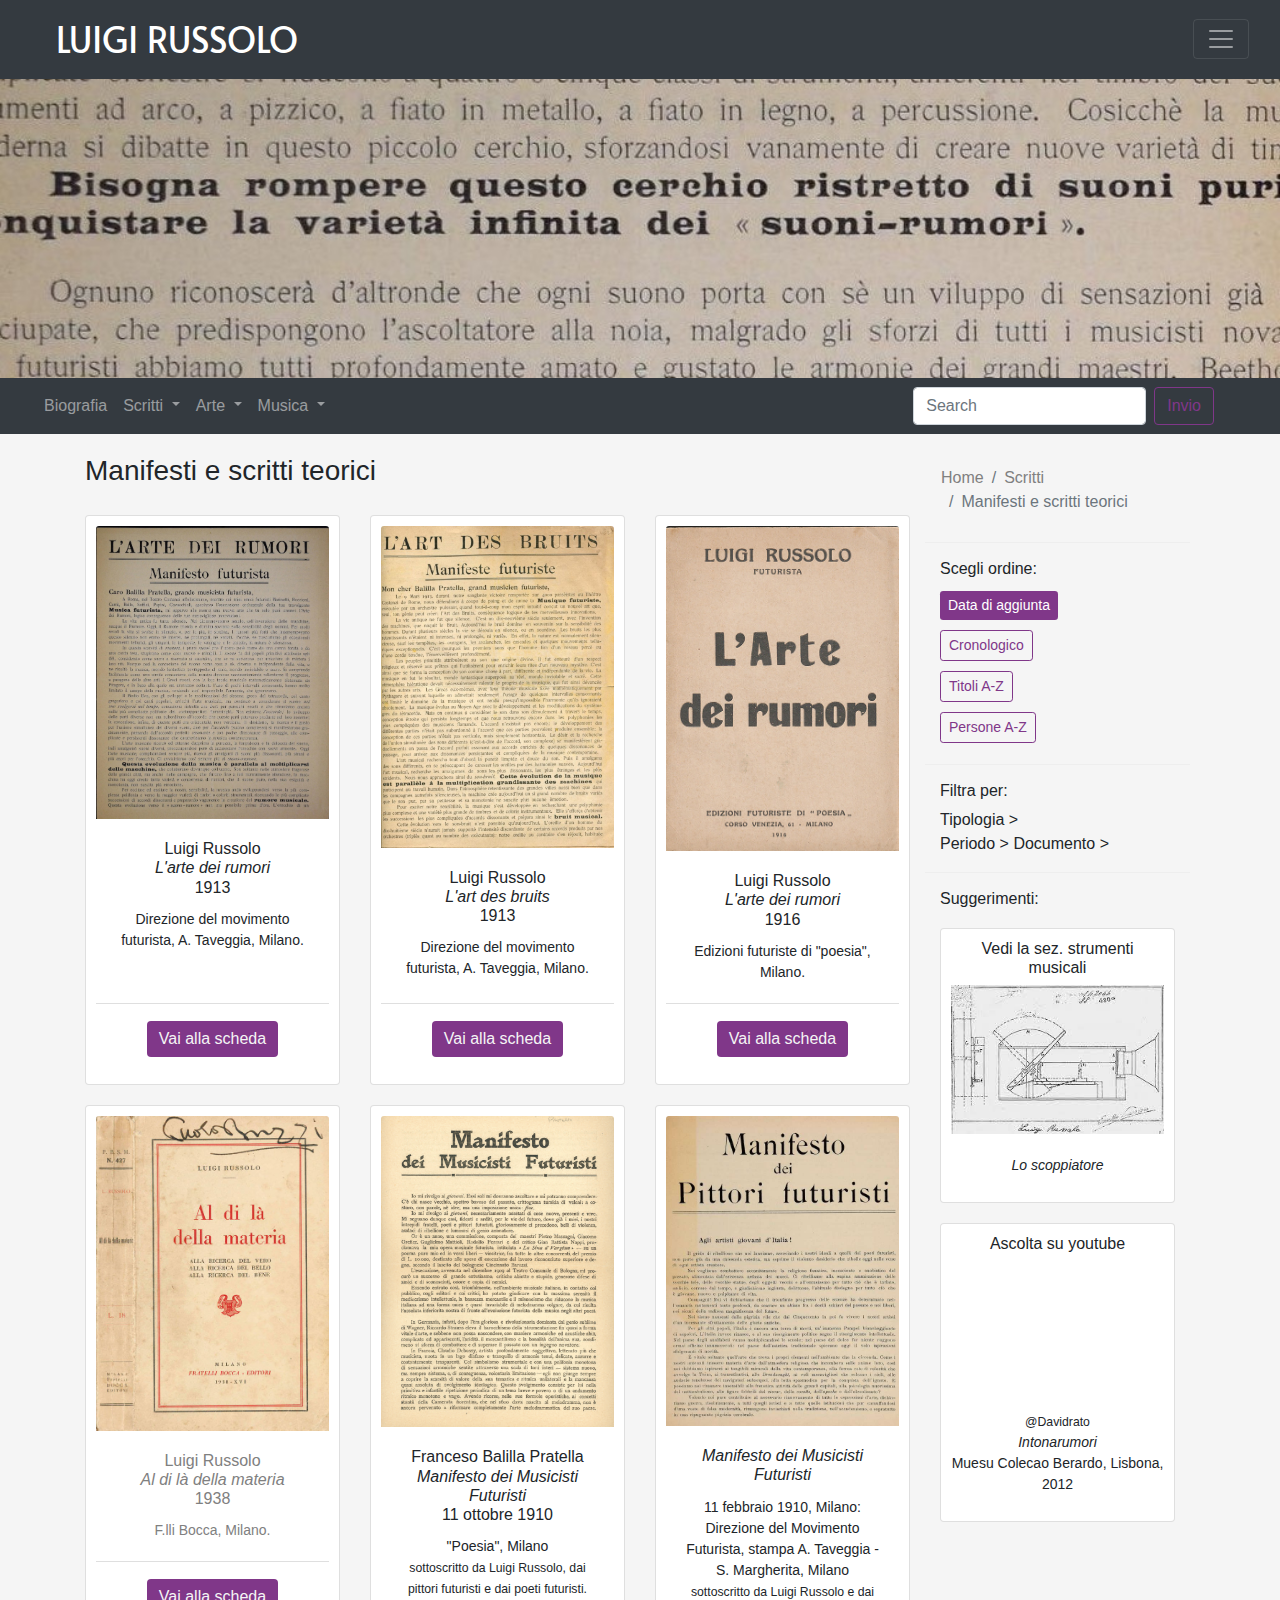
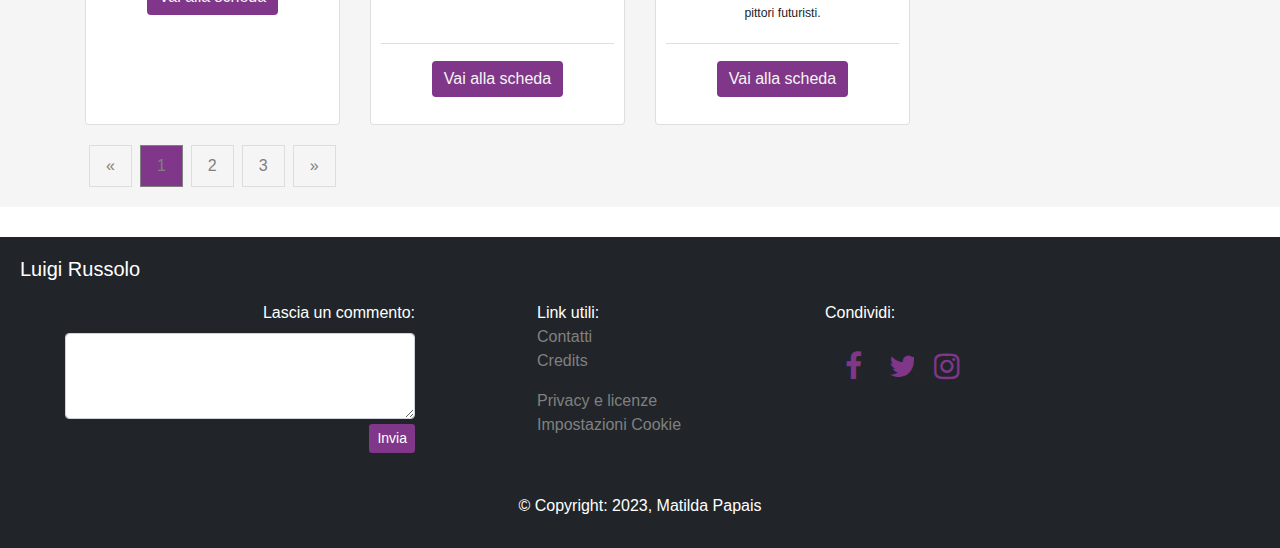
<file: scritti.html>
<!DOCTYPE html>
<html lang="it">

<head>
	<meta charset="utf-8">
	<meta name="viewport" content="width=device-width, initial-scale=1, shrink-to-fit=no">
	<meta name="keywords" content="futurismo, musica, arte, avanguardie storiche">
	<meta name="DC.Title" content="Luigi Russolo">
	<meta name="DC.Creator" content="Matilda Papais">
	<meta name="DC.Subject" content="Futurismo, musica futurista, Avanguardie '900">
	<meta name="DC.Description" content="Archivio delle opere di Luigi Russolo">
	<meta name="DC.Publisher" content="Università di Bologna, CRR-MM (Centro di Risorse per la Ricerca - Multimediale)">
	<meta name="DC.Date" content="2023-11-12">
	<meta name="DC.Type" content="Sito web">
	<meta name="DC.Format" content="HTML,CSS,JS">
	<meta name="generator" content="sublime text">
	<meta name="DC.Language" content="it">
	<meta name="DC.Coverage" content="Italy, Università di Bologna, Bologna" href="http://vocab.getty.edu/page/tgn/7004847">
	<meta name="DC.Identifier" content="">
	<meta name="DC.Rights" content="Copyright 2023, Matilda Papais, CC BY-NC-ND 4.0 DEED Attribuzione - Non commerciale - Non opere derivate 4.0 Internazionale" href="https://creativecommons.org/licenses/by-nc-sa/4.0/deed.it">
	<meta name="DC.Source" content="Finestre sull'arte" href="https://www.finestresullarte.info/arte-base/luigi-russolo-vita-opere-stile-futurista-musica"; content="Internet archive" href="https://archive.org/" content="Wikipedia" href="https://it.wikipedia.org/wiki/Luigi_Russolo">
	
	
	
	<title>Luigi Russolo</title>
	<link rel="icon" type="image/x-icon" href="immagini/russolo.png">
	<link rel="stylesheet" type="text/css" href="style/style.css">

	<link rel="stylesheet" type="text/css" href="bootstrap/css/bootstrap.min.css"> 
	<link rel="stylesheet" type="text/css" href="bootstrap-4.6/css/bootstrap.min.css">

	<link rel="stylesheet" href="https://cdn.jsdelivr.net/npm/bootstrap-icons@1.4.0/font/bootstrap-icons.css">

	<link rel="preconnect" href="https://fonts.googleapis.com">
	<link rel="preconnect" href="https://fonts.gstatic.com" crossorigin>
	<link href="https://fonts.googleapis.com/css2?family=Alata&display=swap" rel="stylesheet">

	<link rel="stylesheet" href="https://cdnjs.cloudflare.com/ajax/libs/font-awesome/4.7.0/css/font-awesome.min.css">
</head>

<body>

	<header>
		<nav class="navbar navbar-dark bg-dark fixed-top">
		  <div class="container-fluid">
		    <a class="navbar-brand" href="#">LUIGI RUSSOLO</a>
		    <button class="navbar-toggler" type="button" data-bs-toggle="offcanvas" data-bs-target="#offcanvasDarkNavbar" aria-controls="offcanvasDarkNavbar" aria-label="Toggle navigation">
		      <span class="navbar-toggler-icon"></span>
		    </button>
		    <div class="offcanvas offcanvas-end text-bg-dark" tabindex="-1" id="offcanvasDarkNavbar" aria-labelledby="offcanvasDarkNavbarLabel">
		      <div class="offcanvas-header">
		        <h5 class="offcanvas-title" id="offcanvasDarkNavbarLabel">Menu</h5>
		        <button type="button" class="btn-close btn-close-white" data-bs-dismiss="offcanvas" aria-label="Close"></button>
		      </div>
		      <div class="offcanvas-body">
		        <ul class="navbar-nav justify-content-end flex-grow-1 pe-3">
		          <li class="nav-item">
		            <a class="nav-link" href="index.html">Home</a>
		          </li>
		          <li class="nav-item dropdown">
		            <a class="nav-link dropdown-toggle" href="#" role="button" data-bs-toggle="dropdown" aria-expanded="false">
		              Catalogo
		            </a>
		            <ul class="dropdown-menu dropdown-menu-dark">
		              <li><a class="dropdown-item" href="#">Linea del tempo</a></li>
		              <li><a class="dropdown-item" href="#">Mappe</a></li>
		              <li>
		                <hr class="dropdown-divider">
		              </li>
		              <li><a class="dropdown-item" href="#">Lista</a></li>
		            </ul>
		           </li>
		           <li class="nav-item">
		            <a class="nav-link" href="#">News</a>
		          </li>
		          <li class="nav-item">
		            <a class="nav-link" href="#">Archivi
		            </a>
		          </li>
		        </ul>
		      </div>
		    </div>
		  </div>
		</nav>
	</header>

	<main>
		<img src="immagini/manifesto2-sfondo.jpg">

		<nav class="navbar navbar-expand-lg navbar-dark bg-dark">
		  <button class="navbar-toggler" type="button" data-toggle="collapse" data-target="#navbarSupportedContent" aria-controls="navbarSupportedContent" aria-expanded="false" aria-label="Toggle navigation">
		    <span class="navbar-toggler-icon"></span>
		  </button>

		  <div class="collapse navbar-collapse" id="navbarSupportedContent">
		    <ul class="navbar-nav mr-auto">
		      <li class="nav-item">
		        <a class="nav-link" href="#">Biografia</a>
		      </li>
		      <li class="nav-item dropdown">
		        <a class="nav-link dropdown-toggle" href="#" role="button" data-toggle="dropdown">
		          Scritti
		        </a>
		        <div class="dropdown-menu">
		          <a class="dropdown-item" href="scritti.html">Manifesti e scritti teorici</a>
		          <a class="dropdown-item" href="#">Lettere</a>
		      </li>
		      <li class="nav-item dropdown">
		        <a class="nav-link dropdown-toggle" href="#" role="button" data-toggle="dropdown">
		          Arte
		        </a>
		        <div class="dropdown-menu">
		          <a class="dropdown-item" href="opere.html">Opere d'arte</a>
		          <a class="dropdown-item" href="#">Letteratura critica</a>
		        </div>
		      </li>
		      <li class="nav-item dropdown">
		        <a class="nav-link dropdown-toggle" href="#" role="button" data-toggle="dropdown">
		          Musica
		        </a>
		        <div class="dropdown-menu">
		          <a class="dropdown-item" href="#">Audiovideo</a>
		          <a class="dropdown-item" href="#">Partiture</a>
		          <a class="dropdown-item" href="#">Strumenti musicali e brevetti</a>
		        </div>
		      </li>
		    </ul>
		    <form class="form-inline my-2 my-lg-0">
		      <input class="form-control mr-sm-2" type="search" placeholder="Search" aria-label="Search">
		      <button class="btn btn-outline-success my-2 my-sm-0" type="submit">Invio</button>
		    </form>
		  </div>
		</nav>

			<div id="main" class="container">
				<div  class="row">	
					<div id="lista" class="col-md-9">
						<h3>Manifesti e scritti teorici</h3>

				    	<div class="card-deck">

							<div class="card">
							    <img src="immagini/manifesto1.jpg" class="card-img-top" alt="L'arte dei rumori - Manifesto futurista">
							    <div class="card-body">
							    	<h6 class="card-title">Luigi Russolo<br><i>L'arte dei rumori</i><br>1913</h6>
							      <p class="card-text">Direzione del movimento futurista, A. Taveggia, Milano.</p>
							    </div>
							    <div class="card-footer">
								      <a href="item1.html" class="btn btn-primary btn-dark">Vai alla scheda</a>
							    </div>
							</div>

							<div class="card">
							    <img src="immagini/russolo-manifesto-fr1.jpg" class="card-img-top" alt="L'art des bruits 1913">
							    <div class="card-body">
							    	<h6 class="card-title">Luigi Russolo<br><i>L'art des bruits</i><br>1913</h6>
							      <p class="card-text">Direzione del movimento futurista, A. Taveggia, Milano.</p>
							    </div>
							    <div class="card-footer">
							      <a href="#" class="btn btn-primary btn-dark">Vai alla scheda</a>
							    </div>
							</div>

							<div class="card">
							    <img src="immagini/l'arte-dei-rumori-1916.jpg" class="card-img-top" alt="L'arte dei rumori 1916">
							    <div class="card-body">
							      <h6 class="card-title">Luigi Russolo<br><i>L'arte dei rumori</i><br>1916</h6>
							      <p class="card-text">Edizioni futuriste di "poesia", Milano.</p>
							    </div>
							    <div class="card-footer">
							      <a href="#" class="btn btn-primary btn-dark">Vai alla scheda<a>
							    </div>
							</div>
						  
						</div>

						<div class="card-deck">

							<div class="card">
							    <img src="immagini/al-di-là-della-materia.jpg" class="card-img-top" alt="Al di là della materia">
							    <div class="card-body">
							      <h6 class="card-title">Luigi Russolo<br><i>Al di là della materia</i><br>1938</h6>
							      <p class="card-text">F.lli Bocca, Milano.</p>
							    </div>
							    <div class="card-footer">
							      <a href="#" class="btn btn-primary btn-dark">Vai alla scheda</a>
							    </div>
							</div>

							<div class="card">
							    <img src="immagini/manifesto-dei-musicisti-futuristi.jpg" class="card-img-top" alt="Manifesto dei Musicisti Futuristi">
							    <div class="card-body">
							      <h6 class="card-title">Franceso Balilla Pratella<br><i>Manifesto dei Musicisti Futuristi</i><br>11 ottobre 1910</h6>
							      <p class="card-text">"Poesia", Milano <br> <small>sottoscritto da Luigi Russolo, dai pittori futuristi e dai poeti futuristi.</small></p>
							    </div>
							    <div class="card-footer">
							      <a href="#" class="btn btn-primary btn-dark">Vai alla scheda</a>
							    </div>
							</div>

							<div class="card">
							    <img src="immagini/manifesto-dei-pittori.jpg" class="card-img-top" alt="Manifesto dei pittori Futuristi">
							    <div class="card-body">
							      <h6 class="card-title"><i>Manifesto dei Musicisti Futuristi</i></h6>
							      <p class="card-text"> 11 febbraio 1910, Milano: Direzione del Movimento Futurista, stampa A. Taveggia - S. Margherita, Milano <br> <small>sottoscritto da Luigi Russolo e dai pittori futuristi.</small></p>
							    </div>
							    <div class="card-footer">
							      <a href="#" class="btn btn-primary btn-dark">Vai alla scheda</a>
							    </div>
							</div>
						
						</div>

						<div class="center">
						  <div class="pagination">
						  <a href="#">&laquo;</a>
						  <a href="#" class="active">1</a>
						  <a href="#">2</a>
						  <a href="#">3</a>
						  <a href="#">&raquo;</a>
						  </div>
						</div>

					</div>

				   	<div id="sidebar" class="col-md-3">
					 
					  <nav style="--bs-breadcrumb-divider: '>';" aria-label="breadcrumb">
						  <ol class="breadcrumb">
						    <li class="breadcrumb-item"><a href="index.html">Home</a></li>
						    <li class="breadcrumb-item">Scritti</li>
						    <li class="breadcrumb-item active" aria-current="page">Manifesti e scritti teorici</li>
						  </ol>
					  </nav>
					  	  <hr>
						<div id="ordine" class="container">
						  	<h6>Scegli ordine:</h6>
						  	<button type="button" class="btn btn-dark btn-sm">Data di aggiunta</button><br>
						  	<button type="button" class="btn btn-outline-dark btn-sm">Cronologico</button><br>
						  	<button type="button" class="btn btn-outline-dark btn-sm">Titoli A-Z</button>
						  	<button type="button" class="btn btn-outline-dark btn-sm">Persone A-Z</button>
						</div>
						  <hr>
					  	<div id="filtri" class="container">
					  		<h6>Filtra per:</h6>
						  	<div class="dropdown">
							  <span>Tipologia ></span>
							  <div class="dropdown-content">
							  <p>
							  	<form action="/action_page.php">
							    <input type="checkbox">
							    <label for="tip1"><small>Manifesto</small></label><br>
							    <input type="checkbox">
							    <label for="tipo2"><small>Libro</small></label>
							    <br>
							    <input type="checkbox">
							    <label for="tipo3"><small>Articolo di giornale</small></label>
							    <br>
							    <input type="submit" value="filtra">
							    </form>
							  </p>
							  </div>
							</div>
							<br>
							<div class="dropdown">
							  <span>Periodo ></span>
							  	<div class="dropdown-content">
								  <p>
								  	<form action="/action_page.php">
								    <input type="checkbox">
								    <label for="tecnica1"><small><1909</small></label><br>
								    <input type="checkbox">
								    <label for="tecnica2"><small>1910-1913</small></label>
								    <br>
								    <input type="checkbox">
								    <label for="tecnica1"><small>1914-1925</small></label><br>
								    <input type="checkbox">
								    <label for="tecnica1"><small>1926-1935</small></label><br>
								    <input type="checkbox">
								    <label for="tecnica1"><small>1936<</small></label><br>
								    <input type="submit" value="filtra">
								    </form>
								  </p>
							  	</div>
							</div>
							<div class="dropdown">
							  <span>Documento ></span>
							  	<div class="dropdown-content">
								  <p>
								  	<form action="/action_page.php">
								    <input type="checkbox">
								    <label for="tecnica1"><small>Dattiloscritto</small></label><br>
								    <input type="checkbox">
								    <label for="tecnica2"><small>Testo a stampa</small></label>
								    <br>
								    <input type="checkbox">
								    <label for="tecnica1"><small>Manoscritto</small></label><br>
								    <input type="submit" value="filtra">
								    </form>
								  </p>
							  	</div>
							</div>
					  	</div>
					  	<hr>
					  	<div id="suggerimenti" class="container">
					  		<h6>Suggerimenti:</h6>
						  	<div class="card">
					        	<h6>Vedi la sez. strumenti musicali</h6>
					        	<img src="immagini/brevetto.jpg">
					        	<p><br><i>Lo scoppiatore</i></p>
							</div>

							<div class="card">
					        	<h6>Ascolta su youtube</h6>
					        	<iframe src="https://www.youtube.com/embed/BYPXAo1cOA4?si=-WnUP3cK37cwIOqF" title="YouTube video player" frameborder="0" allow="accelerometer; autoplay; clipboard-write; encrypted-media; gyroscope; picture-in-picture; web-share" allowfullscreen></iframe>
					        	<p><small>@Davidrato</small><br><i>Intonarumori</i><br>Muesu Colecao Berardo, Lisbona, 2012</p>
							</div>

			      		</div>	

						</div>
				    </div>
			    </div>
			</div>
	</main>
	<footer>
		<div  class="container-fluid">

			<h5>Luigi Russolo</h5>
			
			<div id="footer" class="container">
				<div class="row">

					<div id="comment" class="col-md-4">
						<div class="mb-3">
						  <label for="exampleFormControlTextarea1" class="form-label">Lascia un commento:</label>
						  <textarea class="form-control" id="exampleFormControlTextarea1" rows="3"></textarea>
						  <div class="d-grid gap-2 d-md-flex justify-content-md-end"><button type="button" class="btn btn-secondary btn-sm btn-dark">Invia</button>
						  </div>
						</div>
					</div>
			
					<div id="linkutili" class="col-md-4">
						<ul>
						  <li>Link utili:</li>
						  <li><a href="#">Contatti</a></li>
						  <li><a href="#">Credits</a></li>
						</ul>
						<ul>
						  <li><a href="#">Privacy e licenze</a></li>
						  <li><a href="#">Impostazioni Cookie</a></li>
						</ul>
					</div>
					
					<div id="share" class="col-md-4">
						<p>Condividi:</p>
						<a href="#" class="fa fa-facebook"></a>
						<a href="#" class="fa fa-twitter"></a>
						<a href="#" class="fa fa-instagram"></a>
					</div>

					
				</div>	
			</div>

			<div id="copyright" class="container-fluid">
				&copy; Copyright: 2023, Matilda Papais
			</div>
		</div>
	</footer>

	<script src="https://code.jquery.com/jquery-3.6.0.slim.min.js" integrity="sha256-u7e5khyithlIdTpu22PHhENmPcRdFiHRjhAuHcs05RI=" crossorigin="anonymous"></script>
	<script src="bootstrap/js/bootstrap.bundle.min.js"></script>
	<script src="bootstrap-4.6/js/bootstrap.bundle.min.js"></script>

</body>
</html>
</file>
<file: style/style.css>
/* Generale */

* {
  box-sizing: border-box;
}

body  {
  font-family: Arial;
  font-size: 15px;
  width: 100%;
  margin: 0;
}

header .navbar-brand {
  font-family: 'Alata', sans-serif !important; 
  font-size: 35px !important;
  padding-left: 25px !important;
}

main {
  padding: 0;
  width: 100%;
  background: whitesmoke;
}

img {
  width: 100%;
  height: auto;
}

.navbar-nav {
  margin-left: 20px !important;
}

.btn-outline-success, .btn-outline-dark {
  border-color: #803789 !important;
  color: #803789 !important;
  margin: 5px 50px 5px 0 !important;
}

.btn-outline-success:hover, .btn-outline-dark:hover {
  background-color: #803789 !important;
  color: whitesmoke !important;
}

.btn-dark {
  background-color: #803789 !important;
  border: none !important;
  margin: 5px 0 !important;
}

.btn-dark:link {
  color: whitesmoke !important;
}

.btn-dark:hover {
  color: whitesmoke !important;
}

.btn-dark a:link {
  text-decoration: none !important;
  color: white !important;
}

#main a {
  color: grey;
}

#main a:hover {
  color: #212529;
}

#intro {
  margin: 0;
  padding: 40px 30px 30px 30px;
  text-align: left;
  font-size: 16px;
}

#sidebar {
  padding: 20px 20px 20px 0px !important;
  margin: 0 !important;
}

.breadcrumb {
  background-color: whitesmoke !important;
  color: grey !important;
}

.card {
   background-color: white;
   padding: 10px;
   margin-top: 20px;
   font-size: 14px!important;
   text-align: center;
}

#timeline {
  padding: 40px 30px;
}

#timeline .iframe {
  margin-top: 20px !important;
}

footer .container-fluid {
  background-color: #212529;
  color: white;
  padding: 20px;
  margin-top: 30px;
}

#footer {
  margin: 20px 30px 0 30px;
}

#comment {
  text-align: right;
}

#linkutili ul {
  list-style-type: none;
  text-align: left;
  margin-left: 60px;
}

#linkutili ul a {
  color: grey;
}

#linkutili ul a:hover {
  color: whitesmoke;
}

#share {
  text-align: left;
}

#share .fa {
  padding: 10px 20px !important;
  font-size: 30px !important;
  width: 30px !important;
  text-align: center !important;
  text-decoration: none !important;
  background: #212529 !important;
  color: #803789 !important;
}

#share .fa:hover {
    opacity: 0.7;
    text-decoration: none;
    color: #803789;
}

#copyright {
  margin: 0;
  padding-bottom: 10px;
  text-align: center;
}


/* Lista item opere d'arte */

#lista {
  padding-top: 20px;
}

.card-footer {
  background-color: white !important;
}

.center {
  text-align: center;
}

.pagination {
  display: inline-block;
}

.pagination a {
  color: black;
  float: left;
  padding: 8px 16px;
  text-decoration: none;
  transition: background-color .3s;
  border: 1px solid #ddd;
  margin: 20px 4px;
}

.pagination a.active {
  background-color: #803789;
  border: 1px solid; 
}

.pagination a:hover:not(.active) {
  background-color: #ddd;
  color: #803789;
}

#sidebar a {
  color: grey;
  text-decoration: none;
}

#sidebar .dropdown {
  position: relative;
  display: inline-block;
}

#sidebar .dropdown-content {
  display: none;
  position: absolute;
  min-width: 100px;
  background-color: white;
  box-shadow: 0px 8px 16px 0px rgba(0,0,0,0.2);
  padding: 0 3px;
  z-index: 1;
}

#sidebar .dropdown:hover .dropdown-content {
  display: block;
}


/* Lista item Scritti */




/* Item 1 - L'arte dei rumori */

#item {
  padding: 30px 0px 20px 20px;
  margin: 0px;
}

.mySlides {
  display: none
}

.mySlides img {vertical-align: middle;}

.slideshow-container {
  max-width: 1000px;
  position: relative;
  margin: 30px 10px 0 0;
}

.prev, .next {
  cursor: pointer;
  position: absolute;
  top: 50%;
  width: auto;
  padding: 16px;
  margin-top: -22px;
  color: white;
  font-weight: bold;
  font-size: 18px;
  transition: 0.6s ease;
  border-radius: 0 3px 3px 0;
  user-select: none;
  text-decoration:  none;
}

.next {
  right: 0;
  border-radius: 3px 0 0 3px;
}

.numbertext {
  color: #f2f2f2;
  font-size: 12px;
  padding: 8px 12px;
  position: absolute;
  top: 0;
}

.dot {
  cursor: pointer;
  height: 15px;
  width: 15px;
  margin: 0 2px;
  background-color: #bbb;
  border-radius: 50%;
  display: inline-block;
  transition: background-color 0.6s ease;
}

.dot:hover {
  background-color: #717171;
}

@media only screen and (max-width: 300px) {
  .prev, .next {font-size: 11px}
}

ul {
  list-style-type: none;
}

#introduzione {
  padding: 100px 20px 10px 20px;
  margin: 0px;
}

#introduzione a:link {
  text-decoration: none;
  color: grey;
}

#introduzione a:visited {
  color: grey;
}

#introduzione button {
  background-color: #803789 !important;
  border: none !important;
}

#introduzione button a:link {
  color: white !important;
}

#introduzione button a:visited {
  color: white !important;
}


#scheda {
  margin: 20px 0px 30px 0px;
}

#scheda .list-group-item {
  background-color: whitesmoke !important;
  text-align: right;
}

#scheda span {
  display: inline-block; 
  float: left;
  text-align: left;
  width: 200px;
}

#text {
  text-align: justify;
  font-size: 14px;
  padding-bottom: 20px;
}

#text h3 {
  text-align: center;
}

#text h4 {
  text-align: center;
}

#firma {
  float: right;
  text-align: right;
}

#publisher {
  text-align: center;
}
</file>
